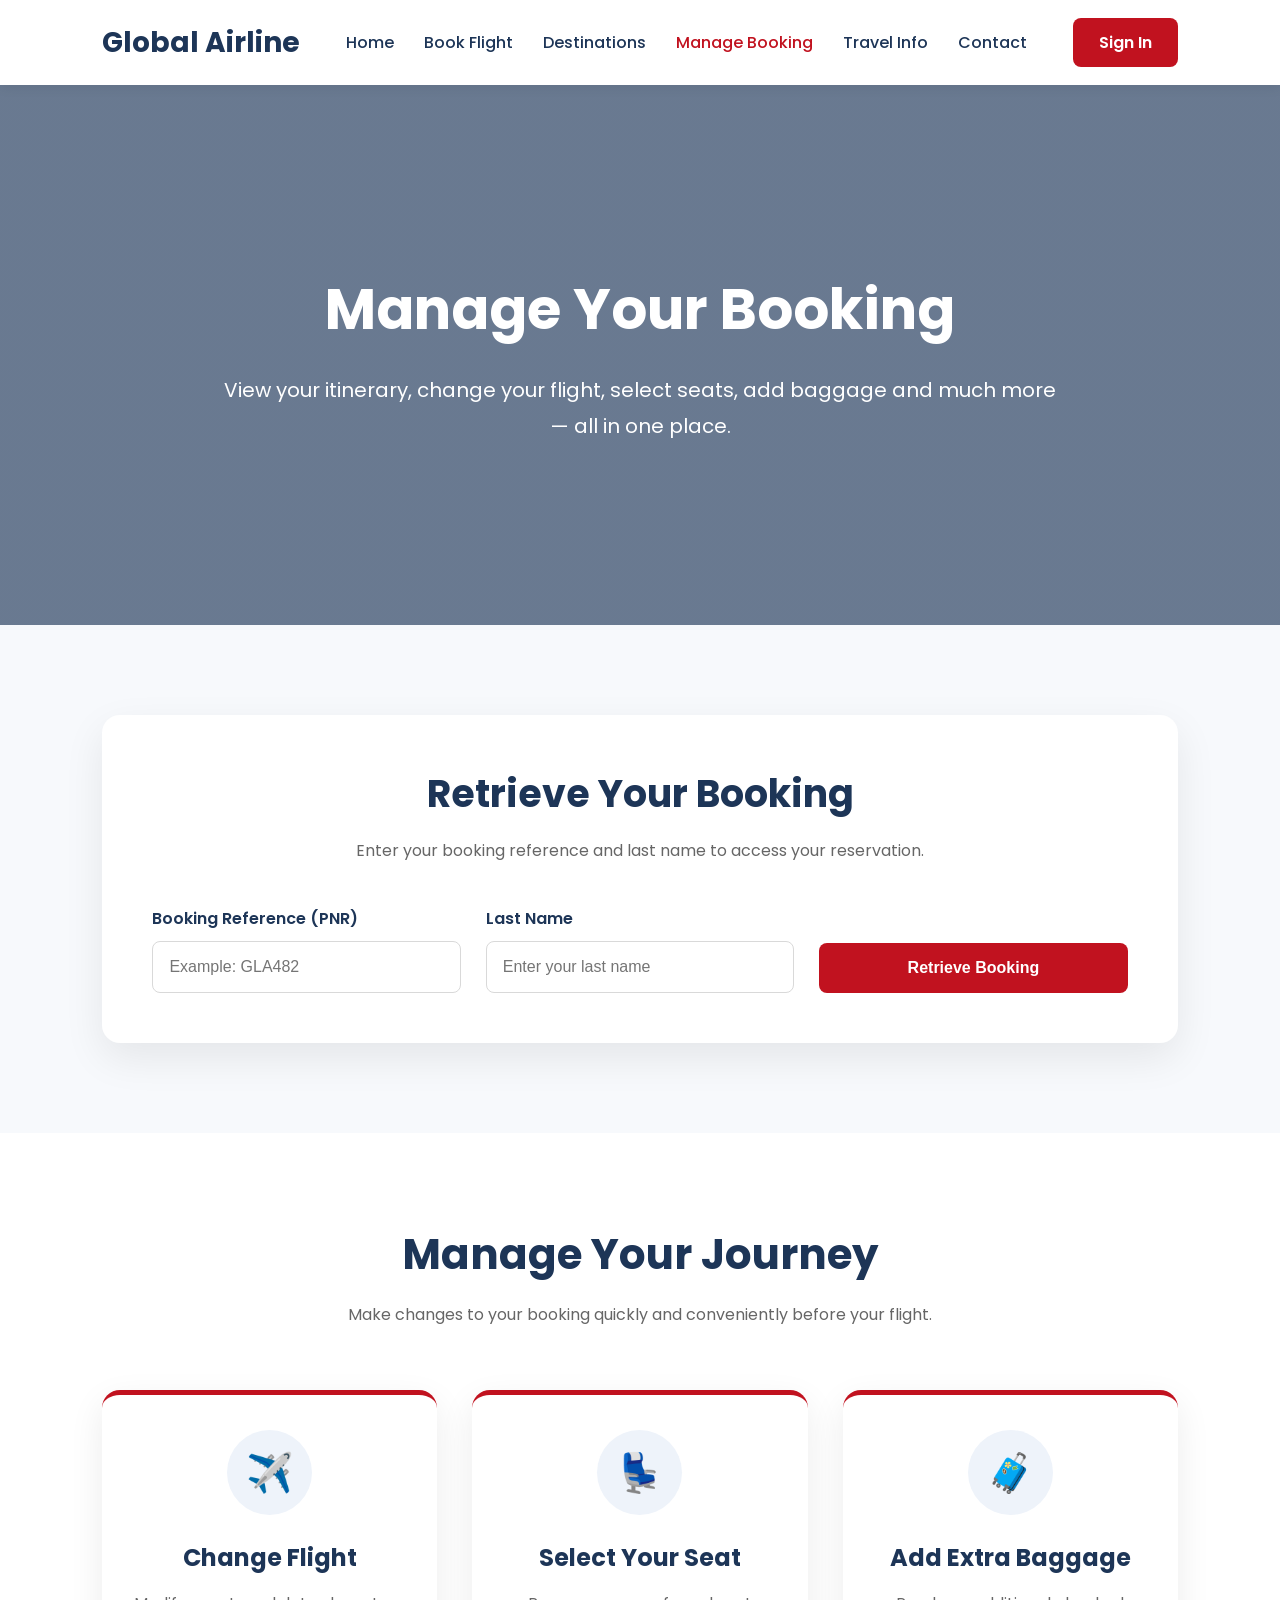
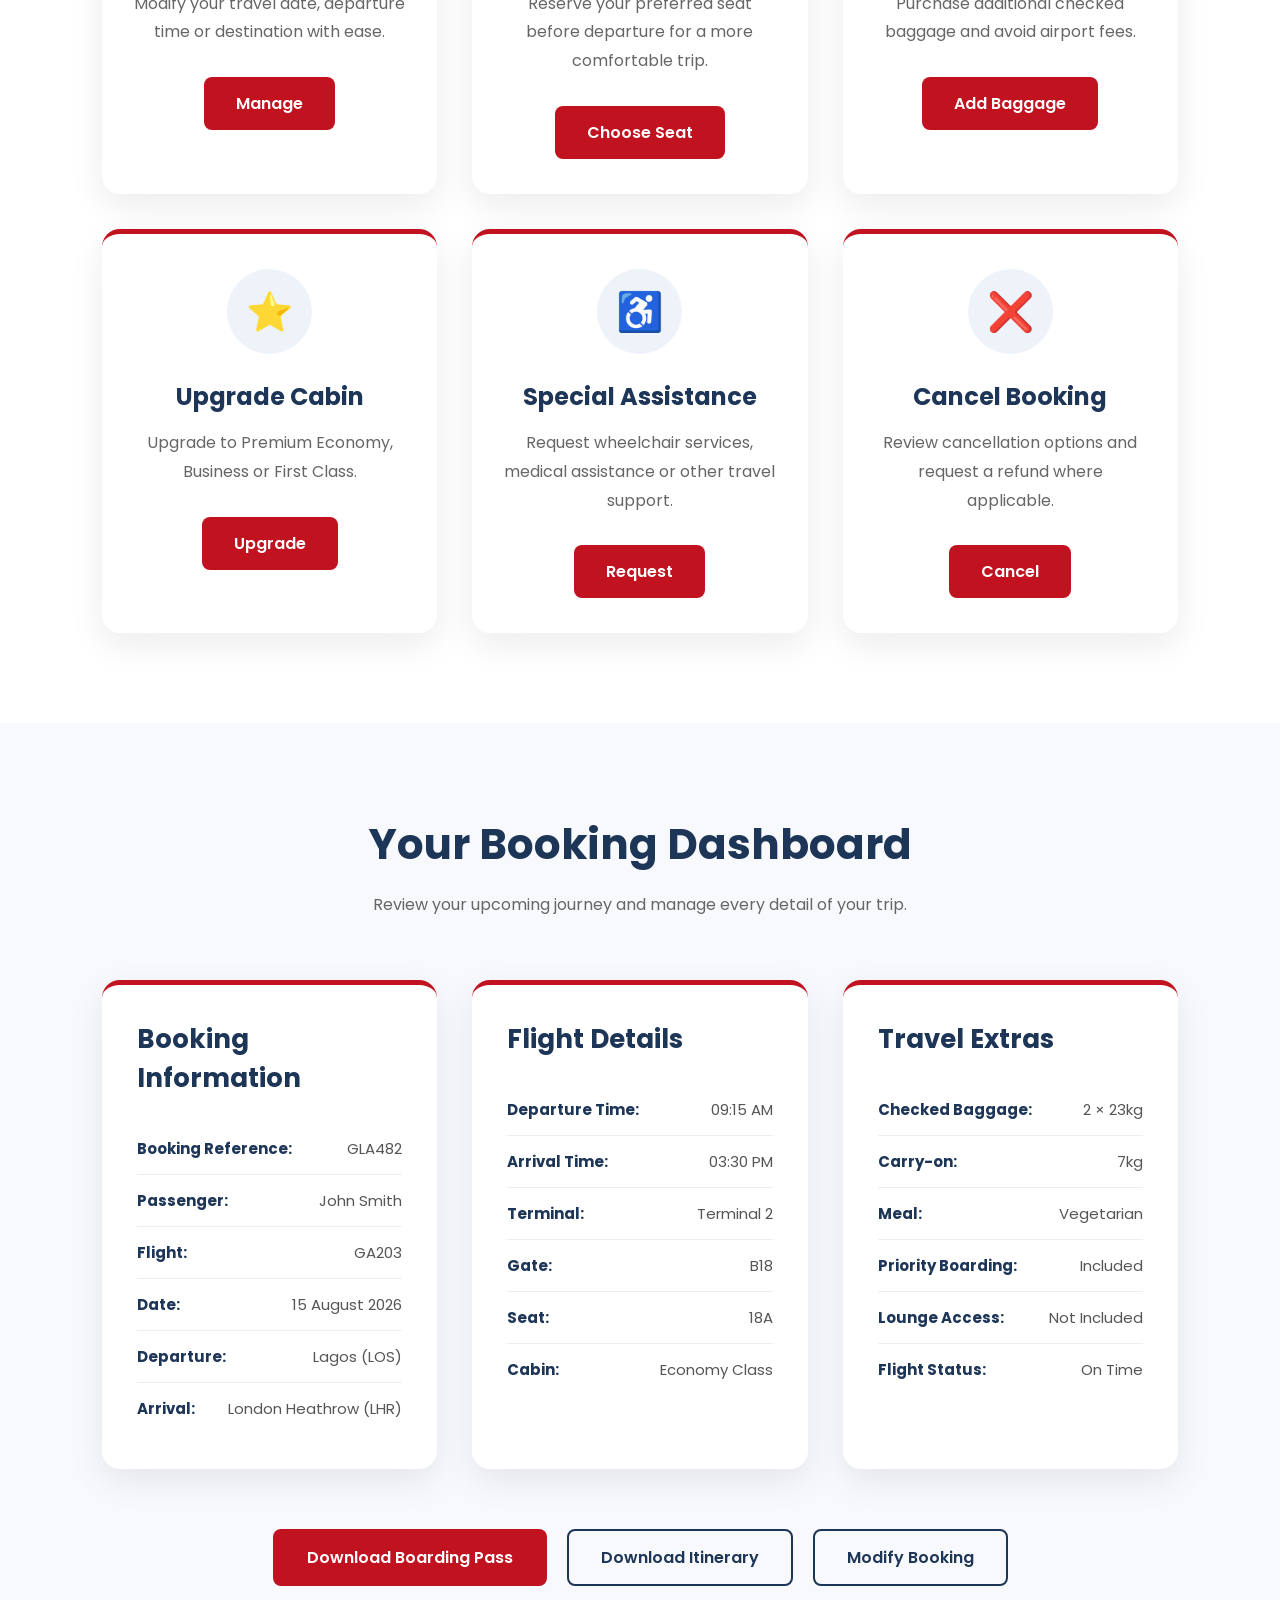
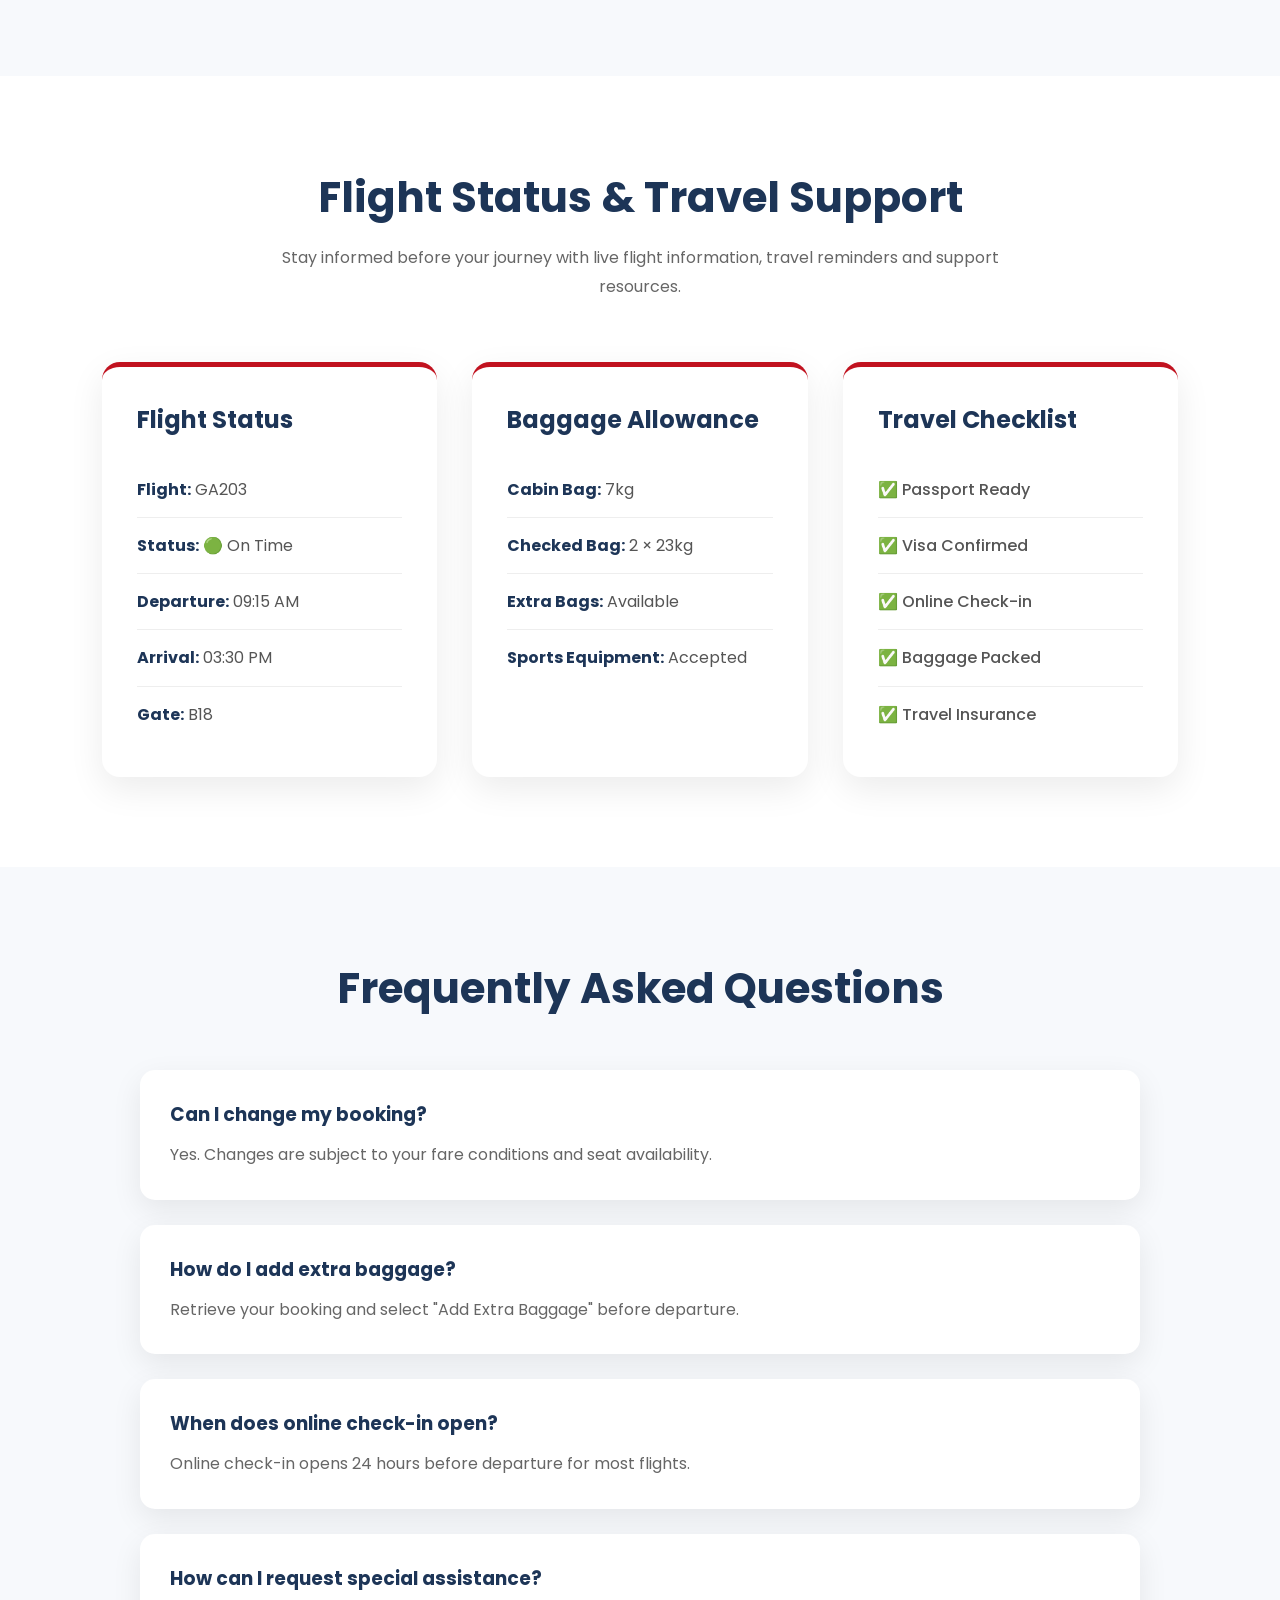
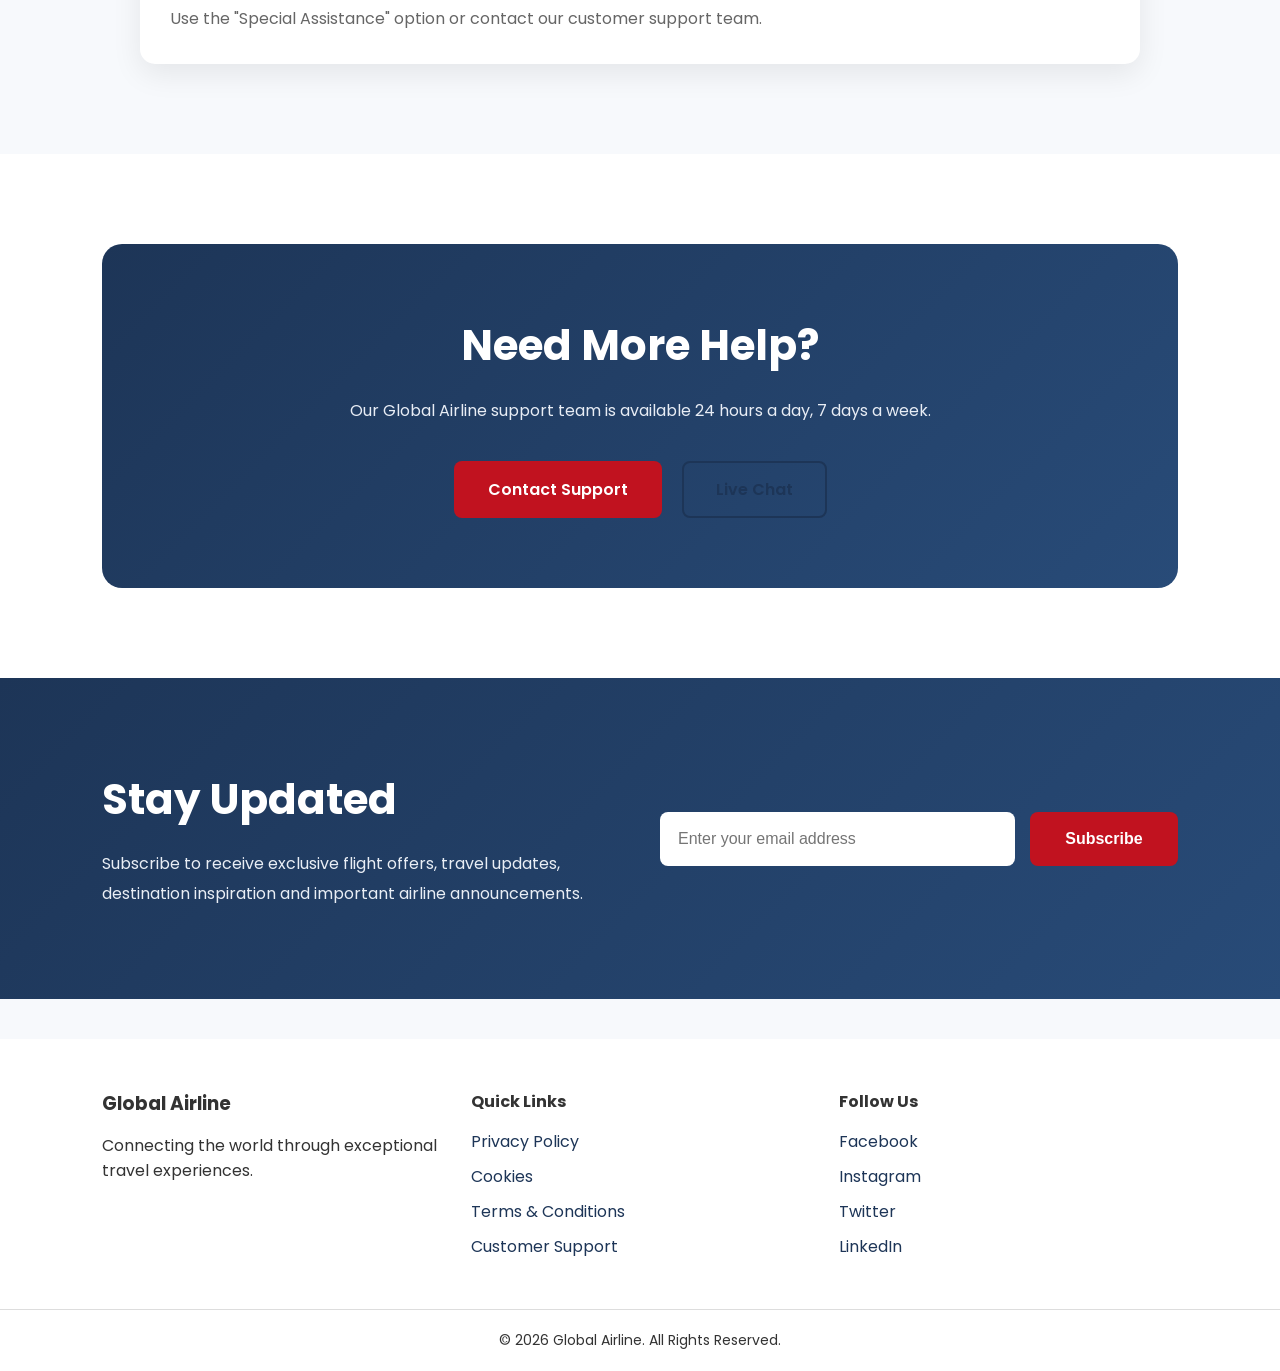
<file: manage-booking.html>
<!DOCTYPE html>
<html lang="en">

<head>

    <!-- ==========================================
         META INFORMATION
    =========================================== -->

    <meta charset="UTF-8">

    <meta name="viewport"
          content="width=device-width, initial-scale=1.0">

    <title>

        Manage Booking | Global Airline

    </title>

    <!-- Main Stylesheet -->

    <link rel="stylesheet"
          href="./Css/manage-booking.css">

    <!-- Google Fonts -->

    <link rel="preconnect"
          href="https://fonts.googleapis.com">

    <link rel="preconnect"
          href="https://fonts.gstatic.com"
          crossorigin>

    <link href="https://fonts.googleapis.com/css2?family=Poppins:wght@300;400;500;600;700&display=swap"
          rel="stylesheet">

</head>

<body>

<!-- ==========================================
     HEADER
========================================== -->

<header>

    <nav class="navbar">

        <!-- Airline Logo -->

        <div class="logo">

            <a href="index.html">

                Global Airline

            </a>

        </div>

        <!-- Navigation Links -->

        <ul class="nav-links">

            <li>

                <a href="index.html">

                    Home

                </a>

            </li>

            <li>

                <a href="book-flight.html">

                    Book Flight

                </a>

            </li>

            <li>

                <a href="destination.html">

                    Destinations

                </a>

            </li>

            <li>

                <a href="manage-booking.html"
                   class="active">

                    Manage Booking

                </a>

            </li>

            <li>

                <a href="travel-info.html">

                    Travel Info

                </a>

            </li>

            <li>

                <a href="contact.html">

                    Contact

                </a>

            </li>

        </ul>

        <!-- Sign In Button -->

        <a href="#"
           class="login-btn">

            Sign In

        </a>

    </nav>

</header>



<!-- ==========================================
     HERO SECTION
========================================== -->

<section class="manage-hero">

    <div class="hero-overlay">

        <div class="hero-content">

            <h1>

                Manage Your Booking

            </h1>

            <p>

                View your itinerary, change your flight,
                select seats, add baggage and much more—
                all in one place.

            </p>

        </div>

    </div>

</section>



<!-- ==========================================
     BOOKING SEARCH SECTION
========================================== -->

<section class="booking-search">

    <div class="search-container">

        <div class="search-heading">

            <h2>

                Retrieve Your Booking

            </h2>

            <p>

                Enter your booking reference and last name
                to access your reservation.

            </p>

        </div>

        <form class="booking-form">

            <!-- Booking Reference -->

            <div class="form-group">

                <label>

                    Booking Reference (PNR)

                </label>

                <input type="text"
                       placeholder="Example: GLA482">

            </div>

            <!-- Last Name -->

            <div class="form-group">

                <label>

                    Last Name

                </label>

                <input type="text"
                       placeholder="Enter your last name">

            </div>

            <!-- Search Button -->

            <div class="form-group">

                <button type="submit">

                    Retrieve Booking

                </button>

            </div>

        </form>

    </div>

</section>

<!-- =====================================================
     QUICK BOOKING ACTIONS
====================================================== -->

<section class="booking-actions">

    <div class="section-heading">

        <h2>

            Manage Your Journey

        </h2>

        <p>

            Make changes to your booking quickly and conveniently before your flight.

        </p>

    </div>

    <div class="actions-grid">

        <!-- Change Flight -->

        <div class="action-card">

            <div class="action-icon">

                ✈️

            </div>

            <h3>

                Change Flight

            </h3>

            <p>

                Modify your travel date, departure time or destination with ease.

            </p>

            <a href="#" class="action-btn">

                Manage

            </a>

        </div>


        <!-- Select Seat -->

        <div class="action-card">

            <div class="action-icon">

                💺

            </div>

            <h3>

                Select Your Seat

            </h3>

            <p>

                Reserve your preferred seat before departure for a more comfortable trip.

            </p>

            <a href="#" class="action-btn">

                Choose Seat

            </a>

        </div>


        <!-- Add Baggage -->

        <div class="action-card">

            <div class="action-icon">

                🧳

            </div>

            <h3>

                Add Extra Baggage

            </h3>

            <p>

                Purchase additional checked baggage and avoid airport fees.

            </p>

            <a href="#" class="action-btn">

                Add Baggage

            </a>

        </div>


        <!-- Upgrade Cabin -->

        <div class="action-card">

            <div class="action-icon">

                ⭐

            </div>

            <h3>

                Upgrade Cabin

            </h3>

            <p>

                Upgrade to Premium Economy, Business or First Class.

            </p>

            <a href="#" class="action-btn">

                Upgrade

            </a>

        </div>


        <!-- Special Assistance -->

        <div class="action-card">

            <div class="action-icon">

                ♿

            </div>

            <h3>

                Special Assistance

            </h3>

            <p>

                Request wheelchair services, medical assistance or other travel support.

            </p>

            <a href="#" class="action-btn">

                Request

            </a>

        </div>


        <!-- Cancel Booking -->

        <div class="action-card">

            <div class="action-icon">

                ❌

            </div>

            <h3>

                Cancel Booking

            </h3>

            <p>

                Review cancellation options and request a refund where applicable.

            </p>

            <a href="#" class="action-btn">

                Cancel

            </a>

        </div>

    </div>

</section>

<!-- Continue with Part 1B -->

<!-- =====================================================
     BOOKING DASHBOARD
====================================================== -->

<section class="booking-dashboard">

    <div class="section-heading">

        <h2>

            Your Booking Dashboard

        </h2>

        <p>

            Review your upcoming journey and manage every detail of your trip.

        </p>

    </div>

    <div class="dashboard-container">

        <!-- Booking Information -->

        <div class="booking-card">

            <h3>

                Booking Information

            </h3>

            <ul>

                <li><strong>Booking Reference:</strong> GLA482</li>

                <li><strong>Passenger:</strong> John Smith</li>

                <li><strong>Flight:</strong> GA203</li>

                <li><strong>Date:</strong> 15 August 2026</li>

                <li><strong>Departure:</strong> Lagos (LOS)</li>

                <li><strong>Arrival:</strong> London Heathrow (LHR)</li>

            </ul>

        </div>

        <!-- Flight Details -->

        <div class="booking-card">

            <h3>

                Flight Details

            </h3>

            <ul>

                <li><strong>Departure Time:</strong> 09:15 AM</li>

                <li><strong>Arrival Time:</strong> 03:30 PM</li>

                <li><strong>Terminal:</strong> Terminal 2</li>

                <li><strong>Gate:</strong> B18</li>

                <li><strong>Seat:</strong> 18A</li>

                <li><strong>Cabin:</strong> Economy Class</li>

            </ul>

        </div>

        <!-- Travel Extras -->

        <div class="booking-card">

            <h3>

                Travel Extras

            </h3>

            <ul>

                <li><strong>Checked Baggage:</strong> 2 × 23kg</li>

                <li><strong>Carry-on:</strong> 7kg</li>

                <li><strong>Meal:</strong> Vegetarian</li>

                <li><strong>Priority Boarding:</strong> Included</li>

                <li><strong>Lounge Access:</strong> Not Included</li>

                <li><strong>Flight Status:</strong> On Time</li>

            </ul>

        </div>

    </div>



    <!-- Dashboard Buttons -->

    <div class="dashboard-buttons">

        <a href="#" class="primary-btn">

            Download Boarding Pass

        </a>

        <a href="#" class="secondary-btn">

            Download Itinerary

        </a>

        <a href="#" class="secondary-btn">

            Modify Booking

        </a>

    </div>

</section>

<!-- =====================================================
     FLIGHT STATUS & TRAVEL SUPPORT
====================================================== -->

<section class="travel-support">

    <div class="section-heading">

        <h2>

            Flight Status & Travel Support

        </h2>

        <p>

            Stay informed before your journey with live flight information, travel reminders and support resources.

        </p>

    </div>

    <div class="support-grid">

        <!-- Flight Status -->

        <div class="support-card">

            <h3>Flight Status</h3>

            <ul>

                <li><strong>Flight:</strong> GA203</li>

                <li><strong>Status:</strong> 🟢 On Time</li>

                <li><strong>Departure:</strong> 09:15 AM</li>

                <li><strong>Arrival:</strong> 03:30 PM</li>

                <li><strong>Gate:</strong> B18</li>

            </ul>

        </div>

        <!-- Baggage -->

        <div class="support-card">

            <h3>Baggage Allowance</h3>

            <ul>

                <li><strong>Cabin Bag:</strong> 7kg</li>

                <li><strong>Checked Bag:</strong> 2 × 23kg</li>

                <li><strong>Extra Bags:</strong> Available</li>

                <li><strong>Sports Equipment:</strong> Accepted</li>

            </ul>

        </div>

        <!-- Travel Checklist -->

        <div class="support-card">

            <h3>Travel Checklist</h3>

            <ul class="checklist">

                <li>✅ Passport Ready</li>

                <li>✅ Visa Confirmed</li>

                <li>✅ Online Check-in</li>

                <li>✅ Baggage Packed</li>

                <li>✅ Travel Insurance</li>

            </ul>

        </div>

    </div>

</section>


<!-- =====================================================
     FREQUENTLY ASKED QUESTIONS
====================================================== -->

<section class="faq">

    <div class="section-heading">

        <h2>

            Frequently Asked Questions

        </h2>

    </div>

    <div class="faq-container">

        <div class="faq-item">

            <h3>Can I change my booking?</h3>

            <p>

                Yes. Changes are subject to your fare conditions and seat availability.

            </p>

        </div>

        <div class="faq-item">

            <h3>How do I add extra baggage?</h3>

            <p>

                Retrieve your booking and select "Add Extra Baggage" before departure.

            </p>

        </div>

        <div class="faq-item">

            <h3>When does online check-in open?</h3>

            <p>

                Online check-in opens 24 hours before departure for most flights.

            </p>

        </div>

        <div class="faq-item">

            <h3>How can I request special assistance?</h3>

            <p>

                Use the "Special Assistance" option or contact our customer support team.

            </p>

        </div>

    </div>

</section>


<!-- =====================================================
     CUSTOMER SUPPORT
====================================================== -->

<section class="customer-support">

    <div class="support-banner">

        <h2>

            Need More Help?

        </h2>

        <p>

            Our Global Airline support team is available 24 hours a day, 7 days a week.

        </p>

        <div class="support-buttons">

            <a href="contact.html" class="primary-btn">

                Contact Support

            </a>

            <a href="#" class="secondary-btn">

                Live Chat

            </a>

        </div>

    </div>

</section>

<!-- =====================================================
     NEWSLETTER SECTION
====================================================== -->

<section class="newsletter">

    <div class="newsletter-container">

        <div class="newsletter-text">

            <h2>

                Stay Updated

            </h2>

            <p>

                Subscribe to receive exclusive flight offers,
                travel updates, destination inspiration and
                important airline announcements.

            </p>

        </div>

        <form class="newsletter-form">

            <input
                type="email"
                placeholder="Enter your email address"
                required>

            <button type="submit">

                Subscribe

            </button>

        </form>

    </div>

</section>


<!-- =====================================================
     FOOTER
====================================================== -->

 <footer>

        <div class="footer-container">

            <!-- Footer Brand -->
            <div class="footer-brand">
                <h3>Global Airline</h3>
                <p>
                    Connecting the world through exceptional travel experiences.
                </p>
            </div>

            <!-- Footer Links -->
            <div class="footer-links">

                <h4>Quick Links</h4>

                <a href="#">Privacy Policy</a>
                <a href="#">Cookies</a>
                <a href="#">Terms & Conditions</a>
                <a href="#">Customer Support</a>

            </div>

            <!-- Social Media -->
            <div class="social-media">

                <h4>Follow Us</h4>

                <a href="#">Facebook</a>
                <a href="#">Instagram</a>
                <a href="#">Twitter</a>
                <a href="#">LinkedIn</a>

            </div>

        </div>

        <!-- Copyright -->
        <div class="footer-bottom">
            <p>© 2026 Global Airline. All Rights Reserved.</p>
        </div>

    </footer>
</body>

</html>
</file>
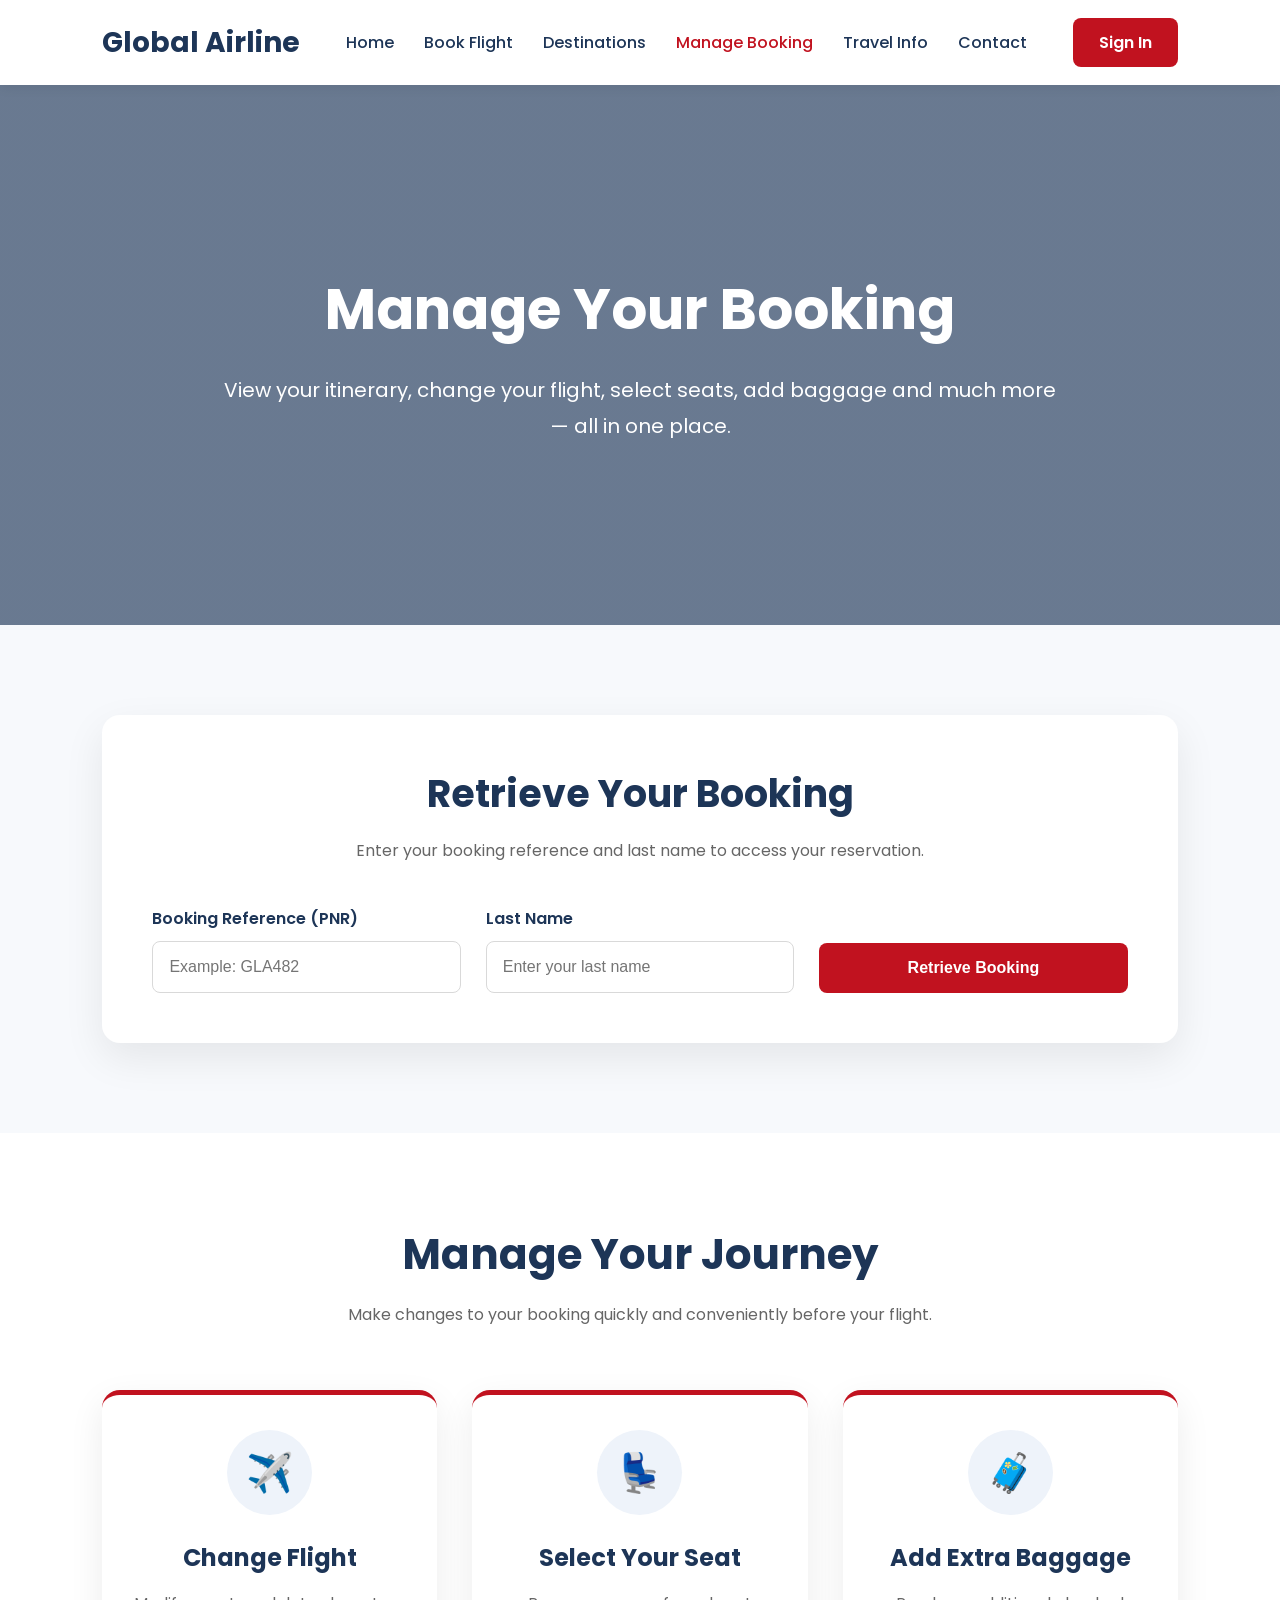
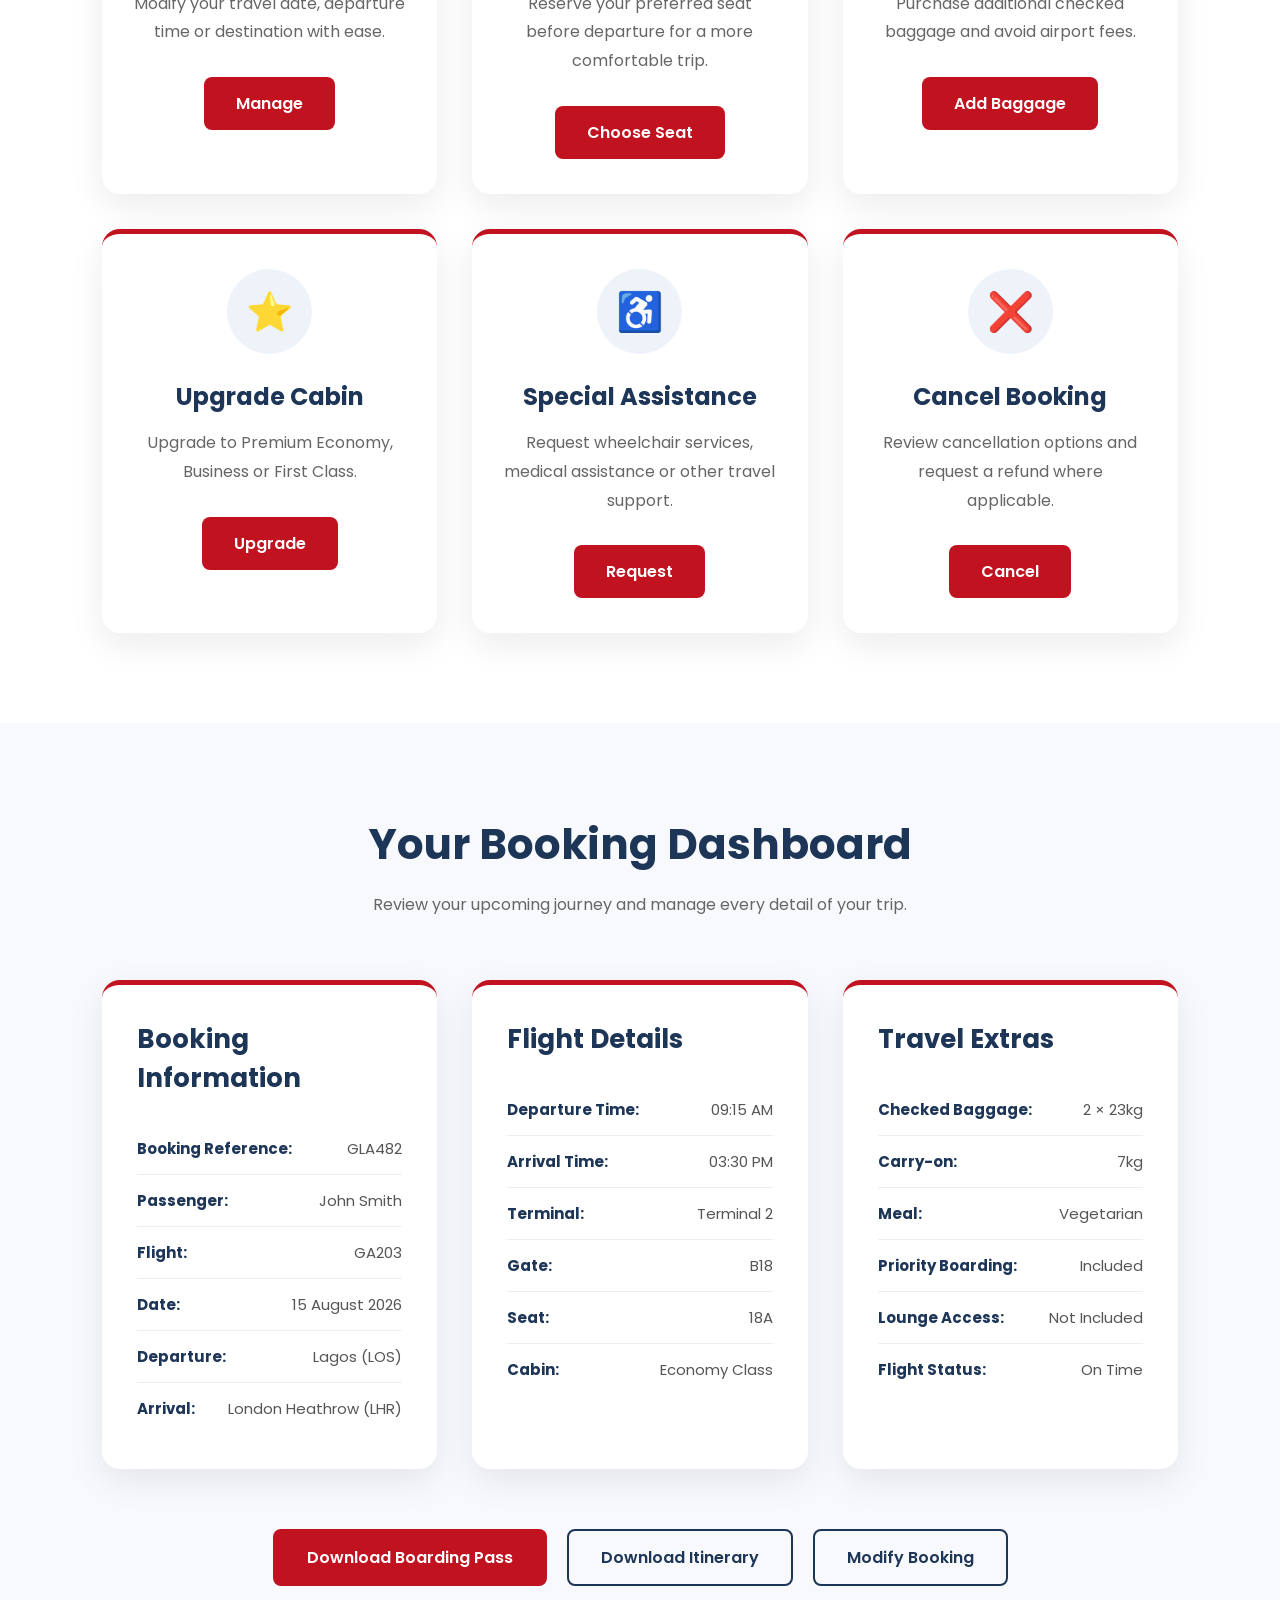
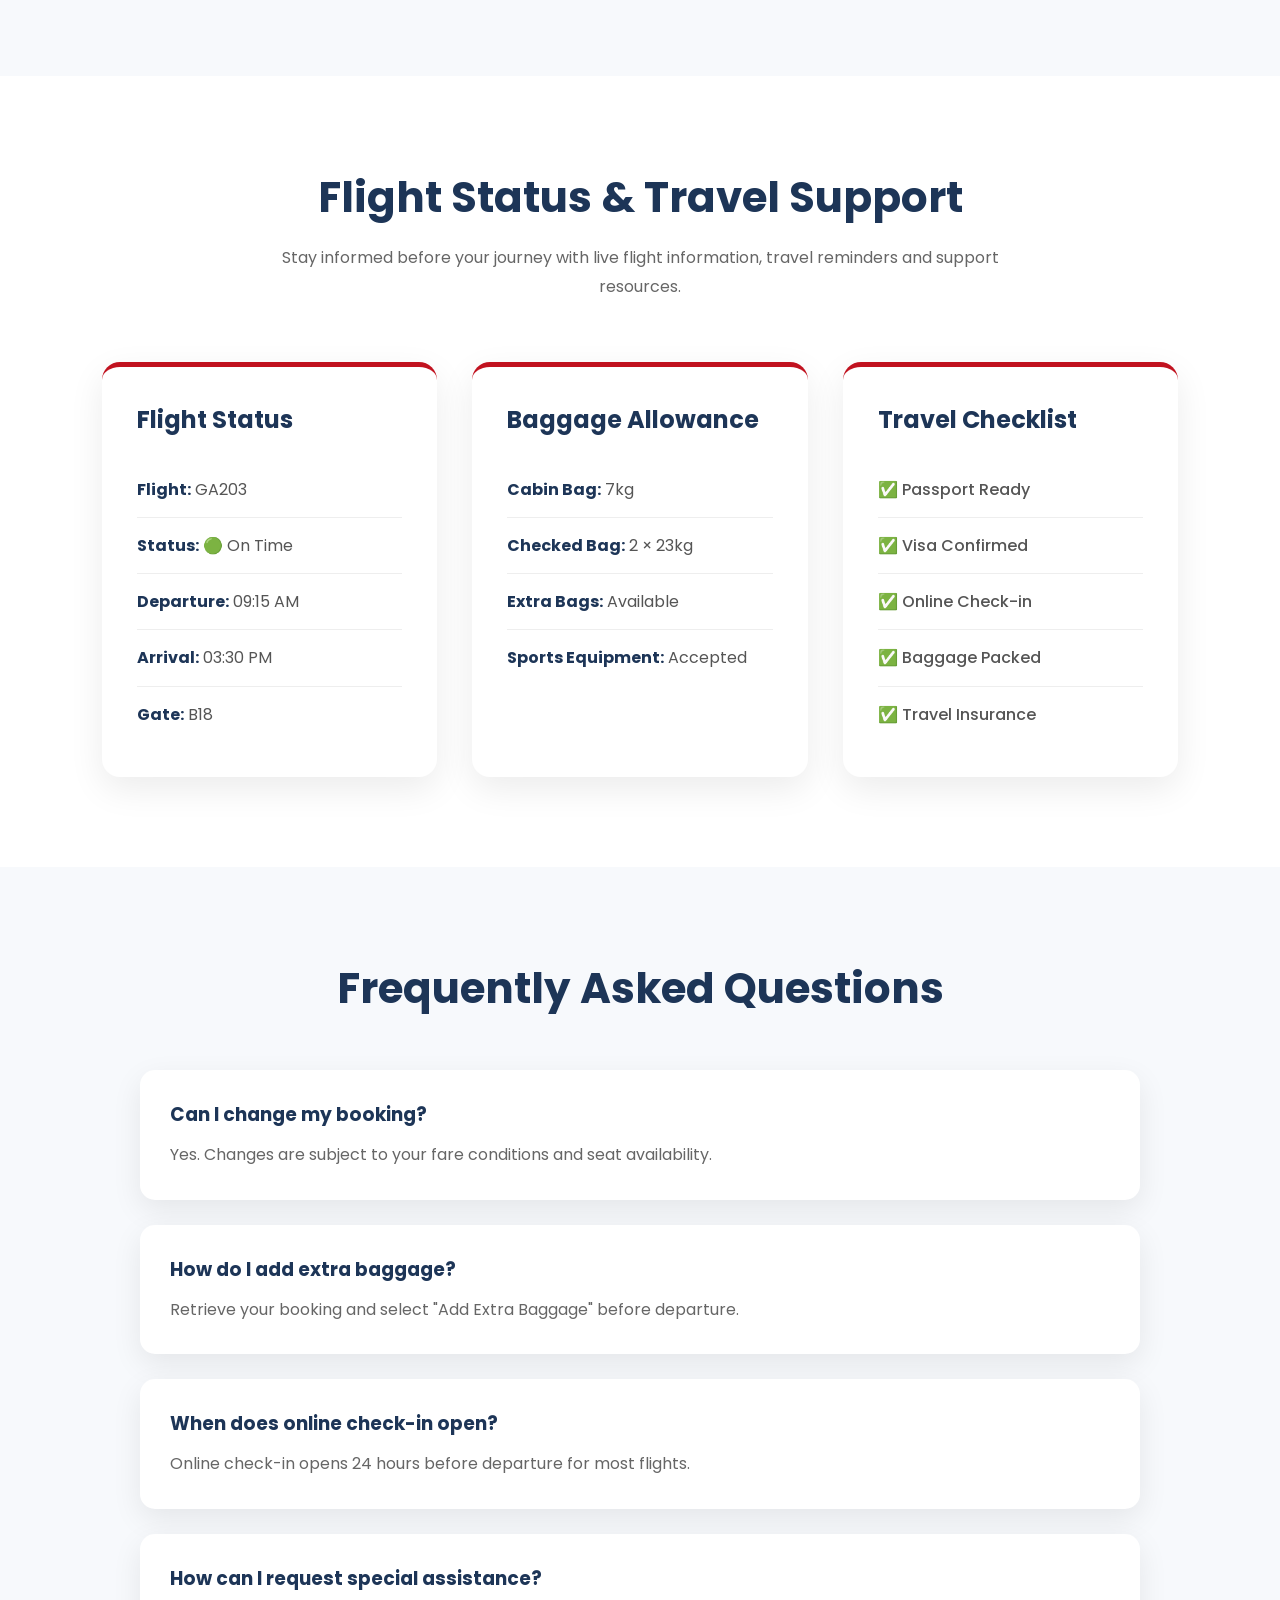
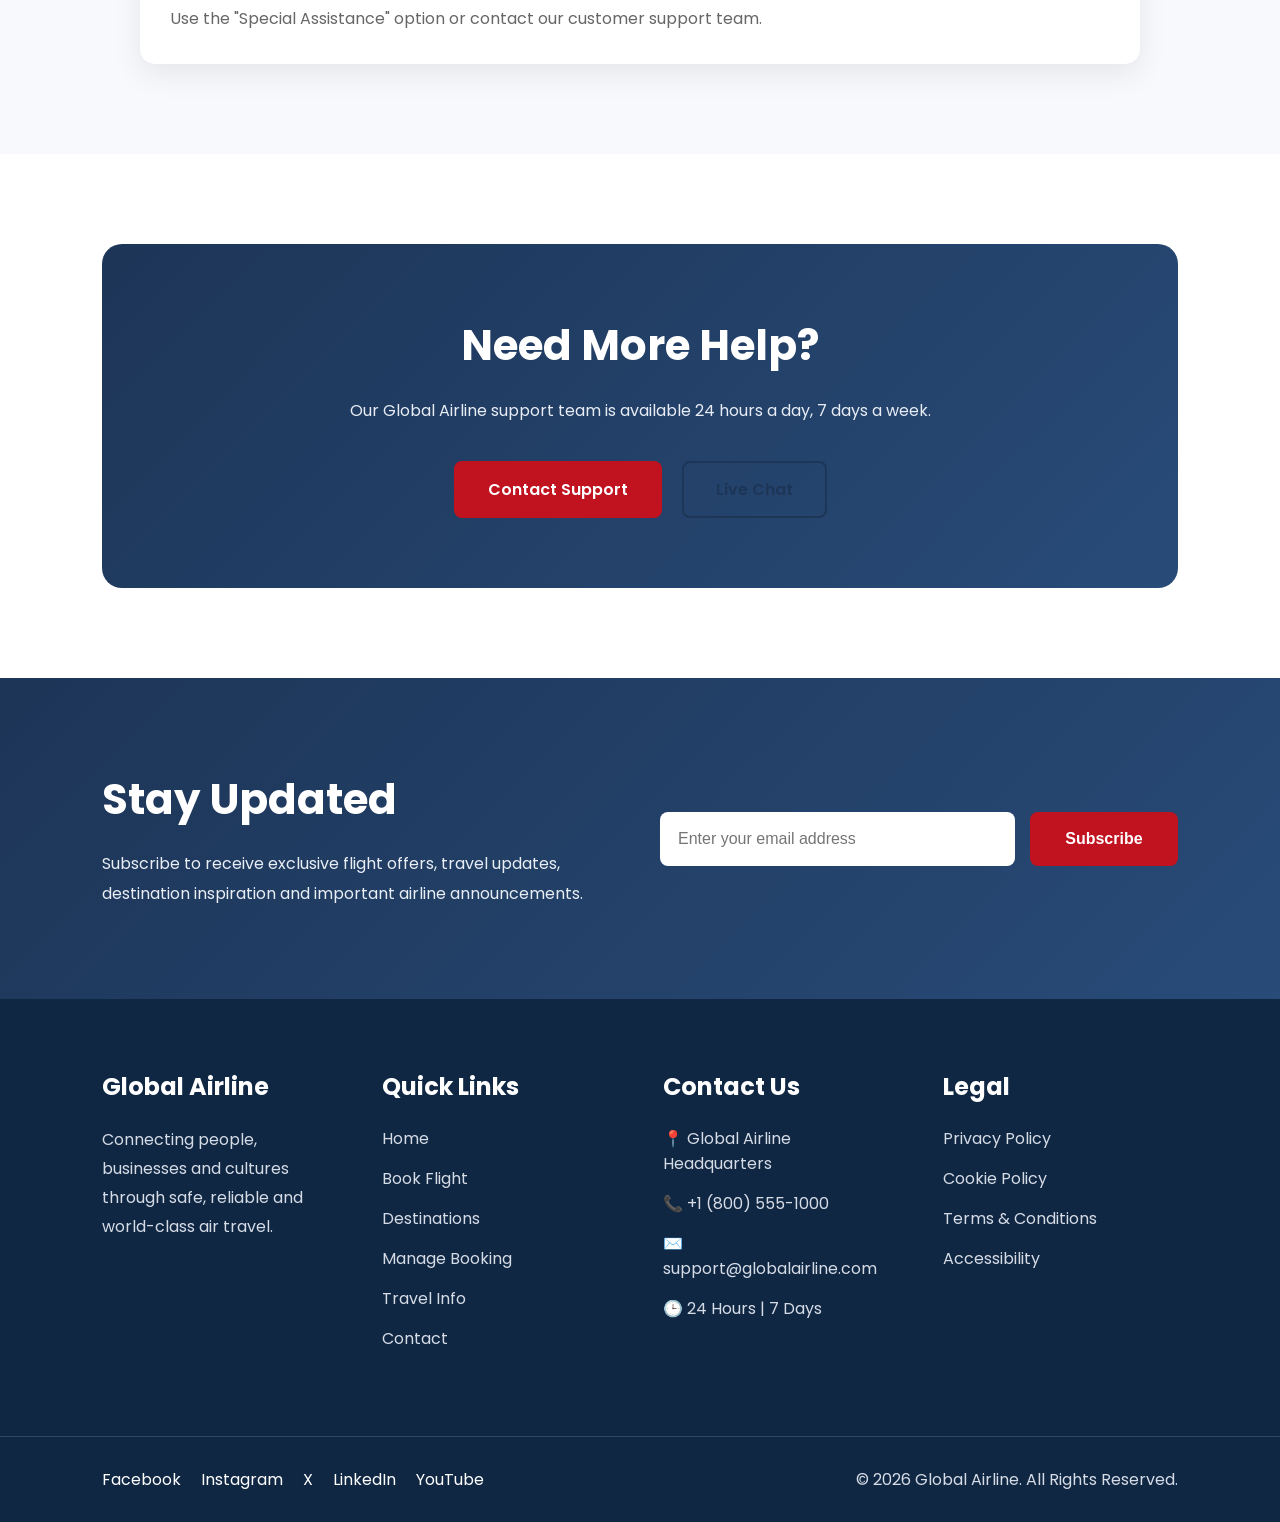
<file: manage-bookings.html>
<!DOCTYPE html>
<html lang="en">

<head>

    <!-- ==========================================
         META INFORMATION
    =========================================== -->

    <meta charset="UTF-8">

    <meta name="viewport"
          content="width=device-width, initial-scale=1.0">

    <title>

        Manage Booking | Global Airline

    </title>

    <!-- Main Stylesheet -->

    <link rel="stylesheet"
          href="./Css/manage-bookings.css">

    <!-- Google Fonts -->

    <link rel="preconnect"
          href="https://fonts.googleapis.com">

    <link rel="preconnect"
          href="https://fonts.gstatic.com"
          crossorigin>

    <link href="https://fonts.googleapis.com/css2?family=Poppins:wght@300;400;500;600;700&display=swap"
          rel="stylesheet">

</head>

<body>

<!-- ==========================================
     HEADER
========================================== -->

<header>

    <nav class="navbar">

        <!-- Airline Logo -->

        <div class="logo">

            <a href="index.html">

                Global Airline

            </a>

        </div>

        <!-- Navigation Links -->

        <ul class="nav-links">

            <li>

                <a href="index.html">

                    Home

                </a>

            </li>

            <li>

                <a href="book-flight.html">

                    Book Flight

                </a>

            </li>

            <li>

                <a href="destinations.html">

                    Destinations

                </a>

            </li>

            <li>

                <a href="manage-booking.html"
                   class="active">

                    Manage Booking

                </a>

            </li>

            <li>

                <a href="travel-info.html">

                    Travel Info

                </a>

            </li>

            <li>

                <a href="contact.html">

                    Contact

                </a>

            </li>

        </ul>

        <!-- Sign In Button -->

        <a href="#"
           class="login-btn">

            Sign In

        </a>

    </nav>

</header>



<!-- ==========================================
     HERO SECTION
========================================== -->

<section class="manage-hero">

    <div class="hero-overlay">

        <div class="hero-content">

            <h1>

                Manage Your Booking

            </h1>

            <p>

                View your itinerary, change your flight,
                select seats, add baggage and much more—
                all in one place.

            </p>

        </div>

    </div>

</section>



<!-- ==========================================
     BOOKING SEARCH SECTION
========================================== -->

<section class="booking-search">

    <div class="search-container">

        <div class="search-heading">

            <h2>

                Retrieve Your Booking

            </h2>

            <p>

                Enter your booking reference and last name
                to access your reservation.

            </p>

        </div>

        <form class="booking-form">

            <!-- Booking Reference -->

            <div class="form-group">

                <label>

                    Booking Reference (PNR)

                </label>

                <input type="text"
                       placeholder="Example: GLA482">

            </div>

            <!-- Last Name -->

            <div class="form-group">

                <label>

                    Last Name

                </label>

                <input type="text"
                       placeholder="Enter your last name">

            </div>

            <!-- Search Button -->

            <div class="form-group">

                <button type="submit">

                    Retrieve Booking

                </button>

            </div>

        </form>

    </div>

</section>

<!-- =====================================================
     QUICK BOOKING ACTIONS
====================================================== -->

<section class="booking-actions">

    <div class="section-heading">

        <h2>

            Manage Your Journey

        </h2>

        <p>

            Make changes to your booking quickly and conveniently before your flight.

        </p>

    </div>

    <div class="actions-grid">

        <!-- Change Flight -->

        <div class="action-card">

            <div class="action-icon">

                ✈️

            </div>

            <h3>

                Change Flight

            </h3>

            <p>

                Modify your travel date, departure time or destination with ease.

            </p>

            <a href="#" class="action-btn">

                Manage

            </a>

        </div>


        <!-- Select Seat -->

        <div class="action-card">

            <div class="action-icon">

                💺

            </div>

            <h3>

                Select Your Seat

            </h3>

            <p>

                Reserve your preferred seat before departure for a more comfortable trip.

            </p>

            <a href="#" class="action-btn">

                Choose Seat

            </a>

        </div>


        <!-- Add Baggage -->

        <div class="action-card">

            <div class="action-icon">

                🧳

            </div>

            <h3>

                Add Extra Baggage

            </h3>

            <p>

                Purchase additional checked baggage and avoid airport fees.

            </p>

            <a href="#" class="action-btn">

                Add Baggage

            </a>

        </div>


        <!-- Upgrade Cabin -->

        <div class="action-card">

            <div class="action-icon">

                ⭐

            </div>

            <h3>

                Upgrade Cabin

            </h3>

            <p>

                Upgrade to Premium Economy, Business or First Class.

            </p>

            <a href="#" class="action-btn">

                Upgrade

            </a>

        </div>


        <!-- Special Assistance -->

        <div class="action-card">

            <div class="action-icon">

                ♿

            </div>

            <h3>

                Special Assistance

            </h3>

            <p>

                Request wheelchair services, medical assistance or other travel support.

            </p>

            <a href="#" class="action-btn">

                Request

            </a>

        </div>


        <!-- Cancel Booking -->

        <div class="action-card">

            <div class="action-icon">

                ❌

            </div>

            <h3>

                Cancel Booking

            </h3>

            <p>

                Review cancellation options and request a refund where applicable.

            </p>

            <a href="#" class="action-btn">

                Cancel

            </a>

        </div>

    </div>

</section>

<!-- Continue with Part 1B -->

<!-- =====================================================
     BOOKING DASHBOARD
====================================================== -->

<section class="booking-dashboard">

    <div class="section-heading">

        <h2>

            Your Booking Dashboard

        </h2>

        <p>

            Review your upcoming journey and manage every detail of your trip.

        </p>

    </div>

    <div class="dashboard-container">

        <!-- Booking Information -->

        <div class="booking-card">

            <h3>

                Booking Information

            </h3>

            <ul>

                <li><strong>Booking Reference:</strong> GLA482</li>

                <li><strong>Passenger:</strong> John Smith</li>

                <li><strong>Flight:</strong> GA203</li>

                <li><strong>Date:</strong> 15 August 2026</li>

                <li><strong>Departure:</strong> Lagos (LOS)</li>

                <li><strong>Arrival:</strong> London Heathrow (LHR)</li>

            </ul>

        </div>

        <!-- Flight Details -->

        <div class="booking-card">

            <h3>

                Flight Details

            </h3>

            <ul>

                <li><strong>Departure Time:</strong> 09:15 AM</li>

                <li><strong>Arrival Time:</strong> 03:30 PM</li>

                <li><strong>Terminal:</strong> Terminal 2</li>

                <li><strong>Gate:</strong> B18</li>

                <li><strong>Seat:</strong> 18A</li>

                <li><strong>Cabin:</strong> Economy Class</li>

            </ul>

        </div>

        <!-- Travel Extras -->

        <div class="booking-card">

            <h3>

                Travel Extras

            </h3>

            <ul>

                <li><strong>Checked Baggage:</strong> 2 × 23kg</li>

                <li><strong>Carry-on:</strong> 7kg</li>

                <li><strong>Meal:</strong> Vegetarian</li>

                <li><strong>Priority Boarding:</strong> Included</li>

                <li><strong>Lounge Access:</strong> Not Included</li>

                <li><strong>Flight Status:</strong> On Time</li>

            </ul>

        </div>

    </div>



    <!-- Dashboard Buttons -->

    <div class="dashboard-buttons">

        <a href="#" class="primary-btn">

            Download Boarding Pass

        </a>

        <a href="#" class="secondary-btn">

            Download Itinerary

        </a>

        <a href="#" class="secondary-btn">

            Modify Booking

        </a>

    </div>

</section>

<!-- =====================================================
     FLIGHT STATUS & TRAVEL SUPPORT
====================================================== -->

<section class="travel-support">

    <div class="section-heading">

        <h2>

            Flight Status & Travel Support

        </h2>

        <p>

            Stay informed before your journey with live flight information, travel reminders and support resources.

        </p>

    </div>

    <div class="support-grid">

        <!-- Flight Status -->

        <div class="support-card">

            <h3>Flight Status</h3>

            <ul>

                <li><strong>Flight:</strong> GA203</li>

                <li><strong>Status:</strong> 🟢 On Time</li>

                <li><strong>Departure:</strong> 09:15 AM</li>

                <li><strong>Arrival:</strong> 03:30 PM</li>

                <li><strong>Gate:</strong> B18</li>

            </ul>

        </div>

        <!-- Baggage -->

        <div class="support-card">

            <h3>Baggage Allowance</h3>

            <ul>

                <li><strong>Cabin Bag:</strong> 7kg</li>

                <li><strong>Checked Bag:</strong> 2 × 23kg</li>

                <li><strong>Extra Bags:</strong> Available</li>

                <li><strong>Sports Equipment:</strong> Accepted</li>

            </ul>

        </div>

        <!-- Travel Checklist -->

        <div class="support-card">

            <h3>Travel Checklist</h3>

            <ul class="checklist">

                <li>✅ Passport Ready</li>

                <li>✅ Visa Confirmed</li>

                <li>✅ Online Check-in</li>

                <li>✅ Baggage Packed</li>

                <li>✅ Travel Insurance</li>

            </ul>

        </div>

    </div>

</section>


<!-- =====================================================
     FREQUENTLY ASKED QUESTIONS
====================================================== -->

<section class="faq">

    <div class="section-heading">

        <h2>

            Frequently Asked Questions

        </h2>

    </div>

    <div class="faq-container">

        <div class="faq-item">

            <h3>Can I change my booking?</h3>

            <p>

                Yes. Changes are subject to your fare conditions and seat availability.

            </p>

        </div>

        <div class="faq-item">

            <h3>How do I add extra baggage?</h3>

            <p>

                Retrieve your booking and select "Add Extra Baggage" before departure.

            </p>

        </div>

        <div class="faq-item">

            <h3>When does online check-in open?</h3>

            <p>

                Online check-in opens 24 hours before departure for most flights.

            </p>

        </div>

        <div class="faq-item">

            <h3>How can I request special assistance?</h3>

            <p>

                Use the "Special Assistance" option or contact our customer support team.

            </p>

        </div>

    </div>

</section>


<!-- =====================================================
     CUSTOMER SUPPORT
====================================================== -->

<section class="customer-support">

    <div class="support-banner">

        <h2>

            Need More Help?

        </h2>

        <p>

            Our Global Airline support team is available 24 hours a day, 7 days a week.

        </p>

        <div class="support-buttons">

            <a href="contact.html" class="primary-btn">

                Contact Support

            </a>

            <a href="#" class="secondary-btn">

                Live Chat

            </a>

        </div>

    </div>

</section>

<!-- =====================================================
     NEWSLETTER SECTION
====================================================== -->

<section class="newsletter">

    <div class="newsletter-container">

        <div class="newsletter-text">

            <h2>

                Stay Updated

            </h2>

            <p>

                Subscribe to receive exclusive flight offers,
                travel updates, destination inspiration and
                important airline announcements.

            </p>

        </div>

        <form class="newsletter-form">

            <input
                type="email"
                placeholder="Enter your email address"
                required>

            <button type="submit">

                Subscribe

            </button>

        </form>

    </div>

</section>


<!-- =====================================================
     FOOTER
====================================================== -->

<footer>

    <div class="footer-container">

        <!-- Company -->

        <div class="footer-column">

            <h3>

                Global Airline

            </h3>

            <p>

                Connecting people, businesses and cultures
                through safe, reliable and world-class air travel.

            </p>

        </div>

        <!-- Quick Links -->

        <div class="footer-column">

            <h3>

                Quick Links

            </h3>

            <ul>

                <li><a href="index.html">Home</a></li>

                <li><a href="book-flight.html">Book Flight</a></li>

                <li><a href="destinations.html">Destinations</a></li>

                <li><a href="manage-booking.html">Manage Booking</a></li>

                <li><a href="travel-info.html">Travel Info</a></li>

                <li><a href="contact.html">Contact</a></li>

            </ul>

        </div>

        <!-- Contact -->

        <div class="footer-column">

            <h3>

                Contact Us

            </h3>

            <ul>

                <li>📍 Global Airline Headquarters</li>

                <li>📞 +1 (800) 555-1000</li>

                <li>✉️ support@globalairline.com</li>

                <li>🕒 24 Hours | 7 Days</li>

            </ul>

        </div>

        <!-- Legal -->

        <div class="footer-column">

            <h3>

                Legal

            </h3>

            <ul>

                <li><a href="#">Privacy Policy</a></li>

                <li><a href="#">Cookie Policy</a></li>

                <li><a href="#">Terms & Conditions</a></li>

                <li><a href="#">Accessibility</a></li>

            </ul>

        </div>

    </div>

    <hr>

    <div class="footer-bottom">

        <div class="social-links">

            <a href="#">Facebook</a>

            <a href="#">Instagram</a>

            <a href="#">X</a>

            <a href="#">LinkedIn</a>

            <a href="#">YouTube</a>

        </div>

        <p>

            © 2026 Global Airline. All Rights Reserved.

        </p>

    </div>

</footer>

</body>

</html>
</file>
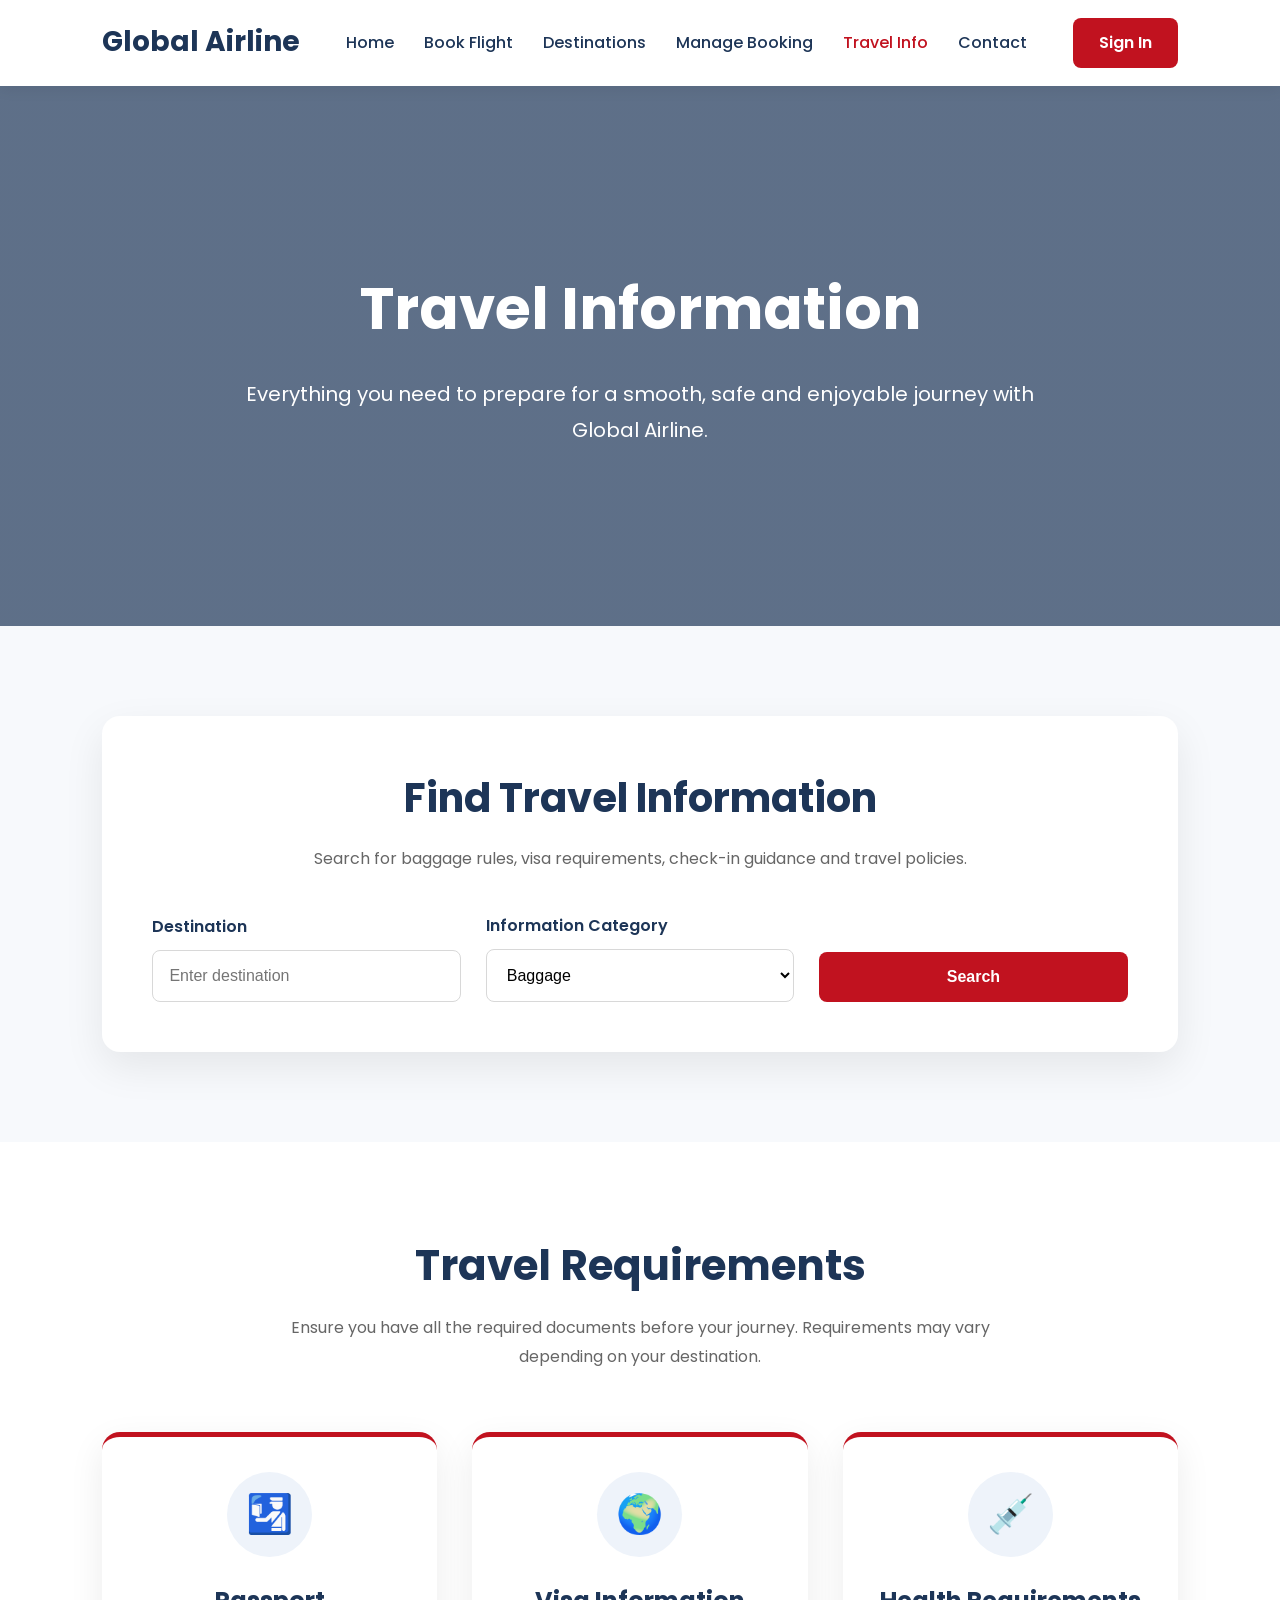
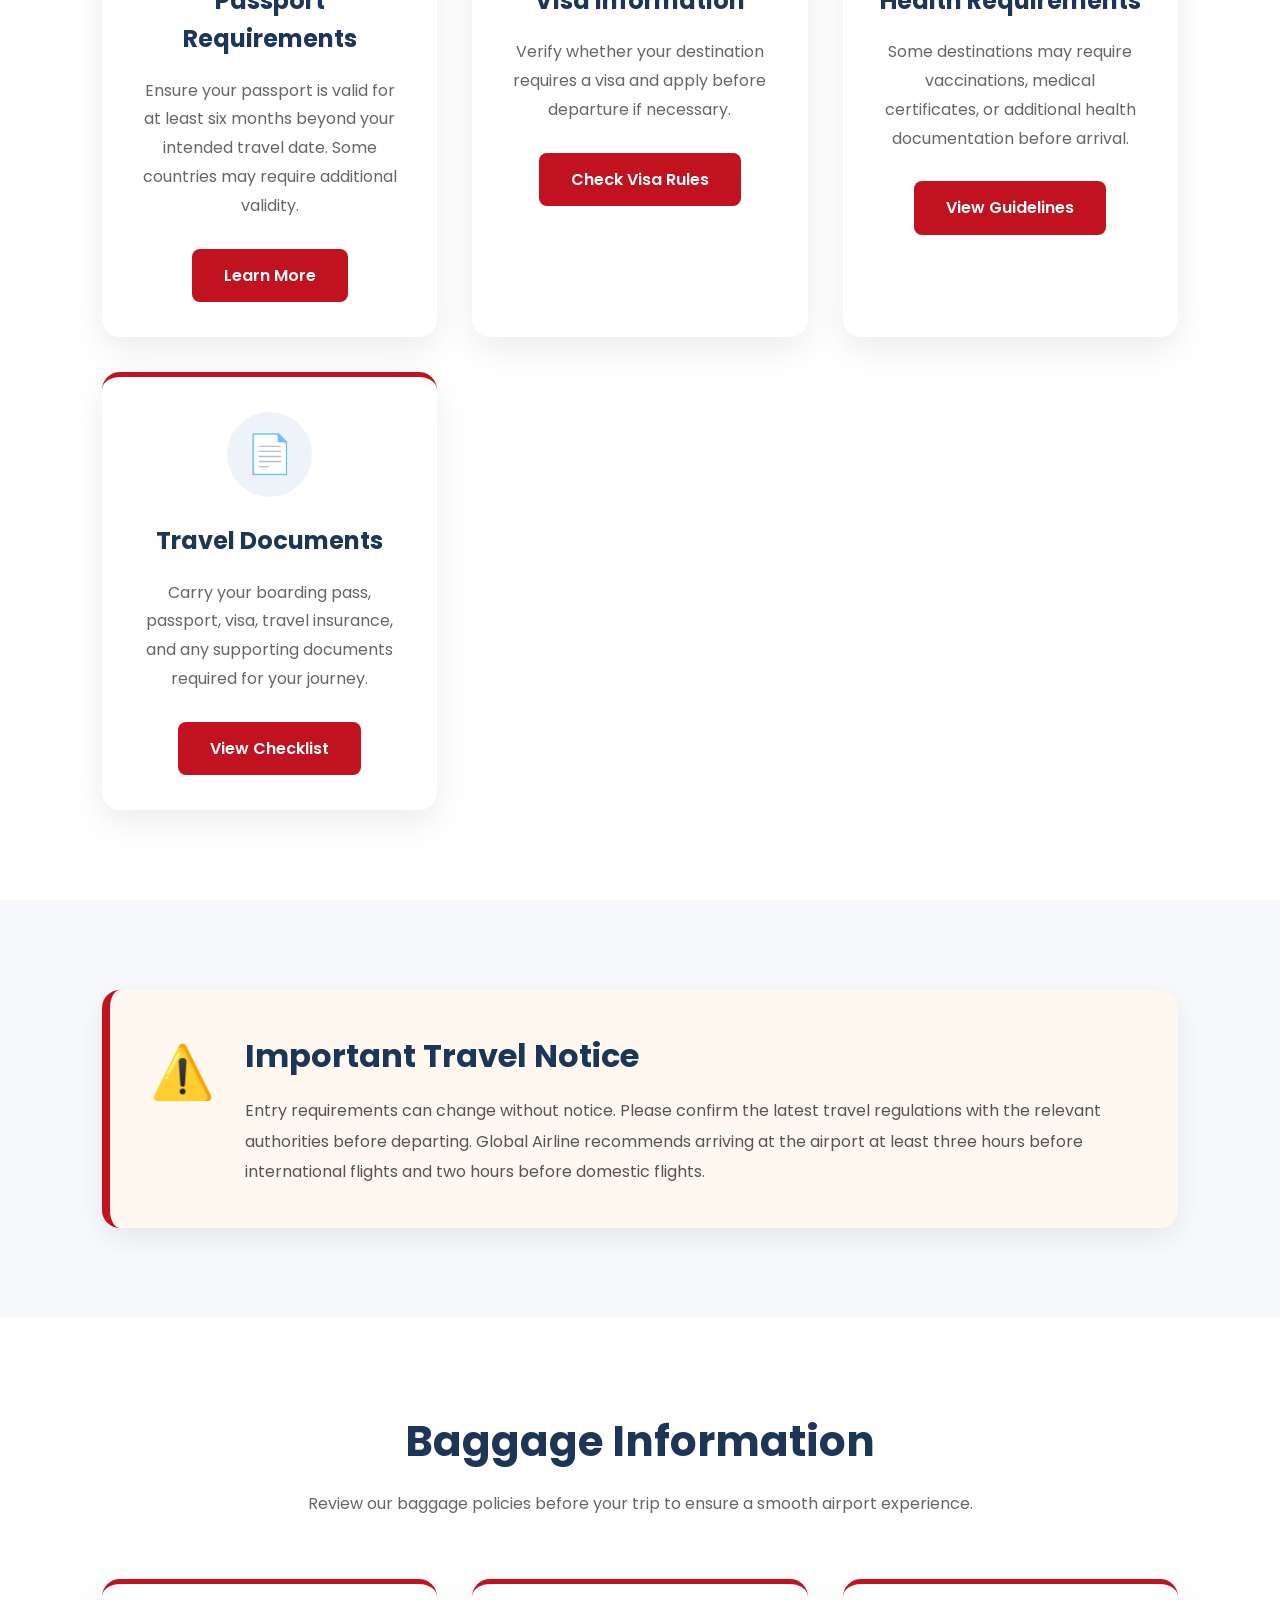
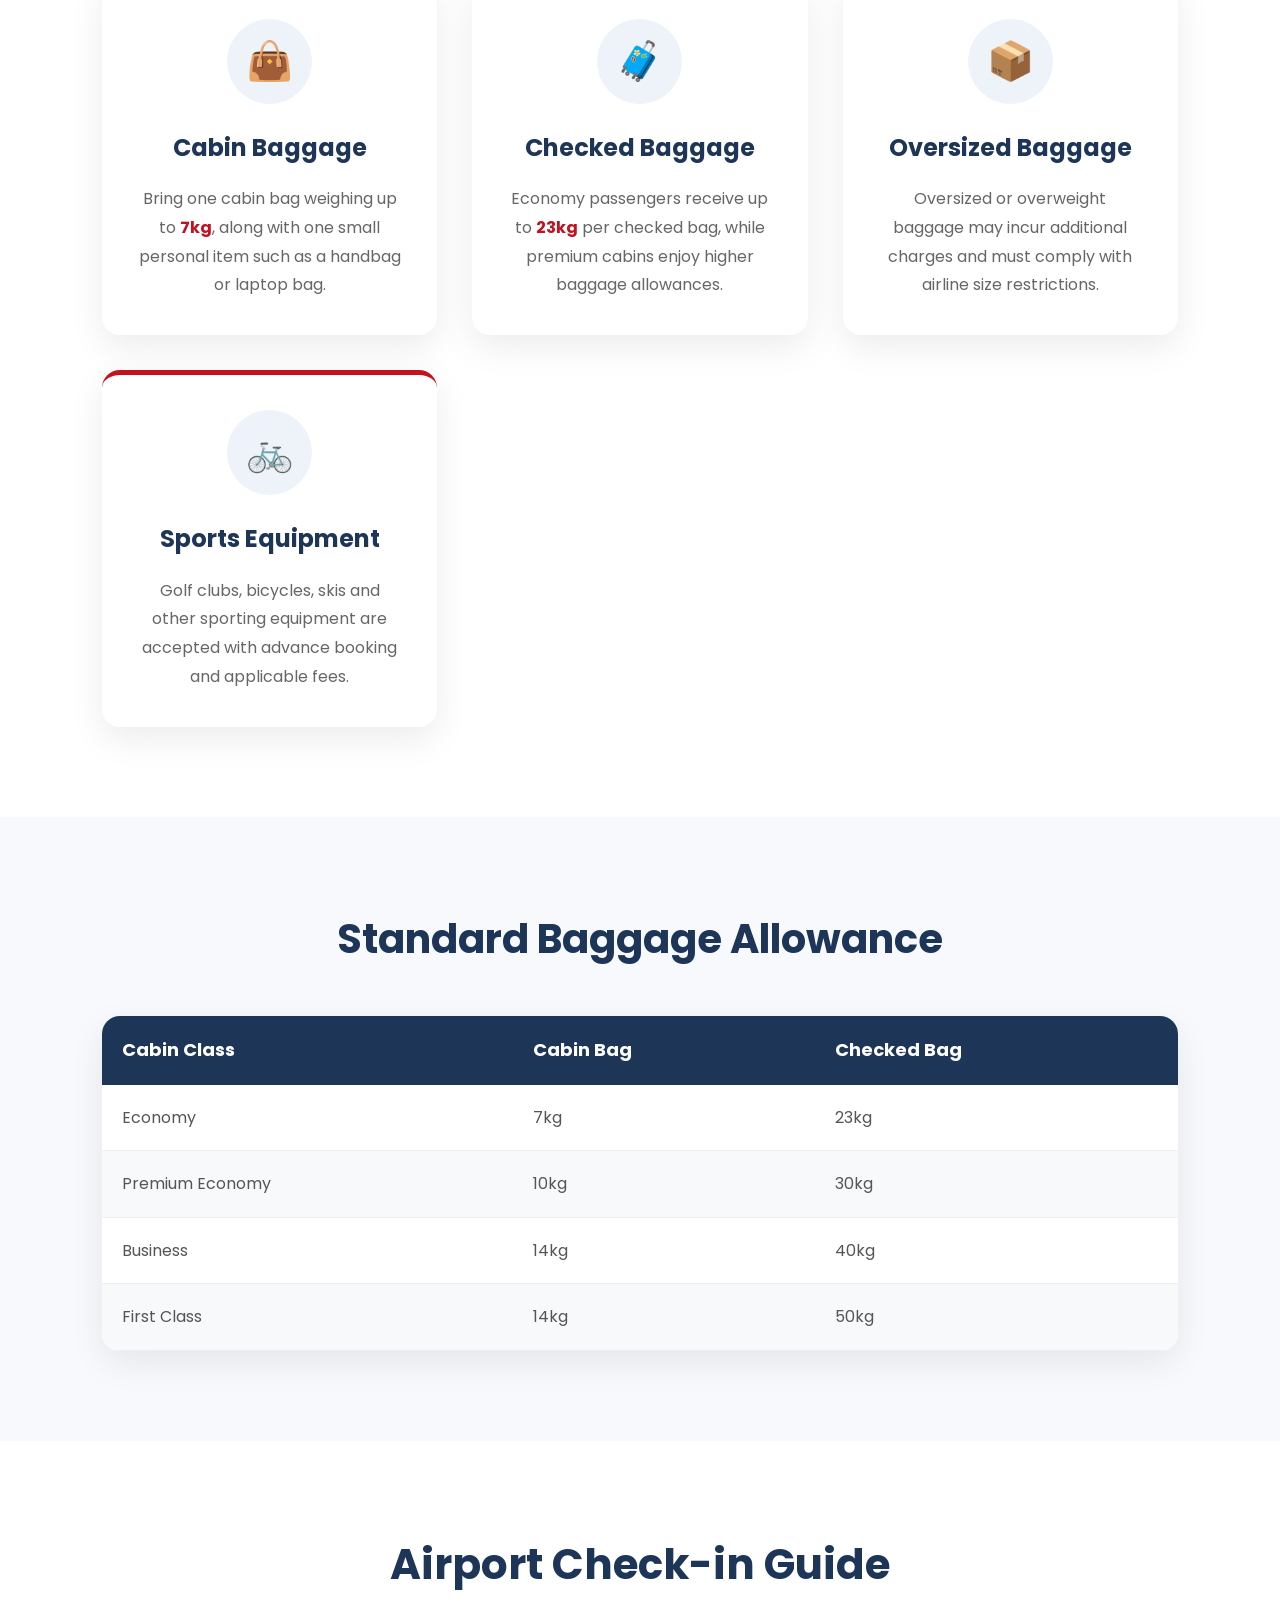
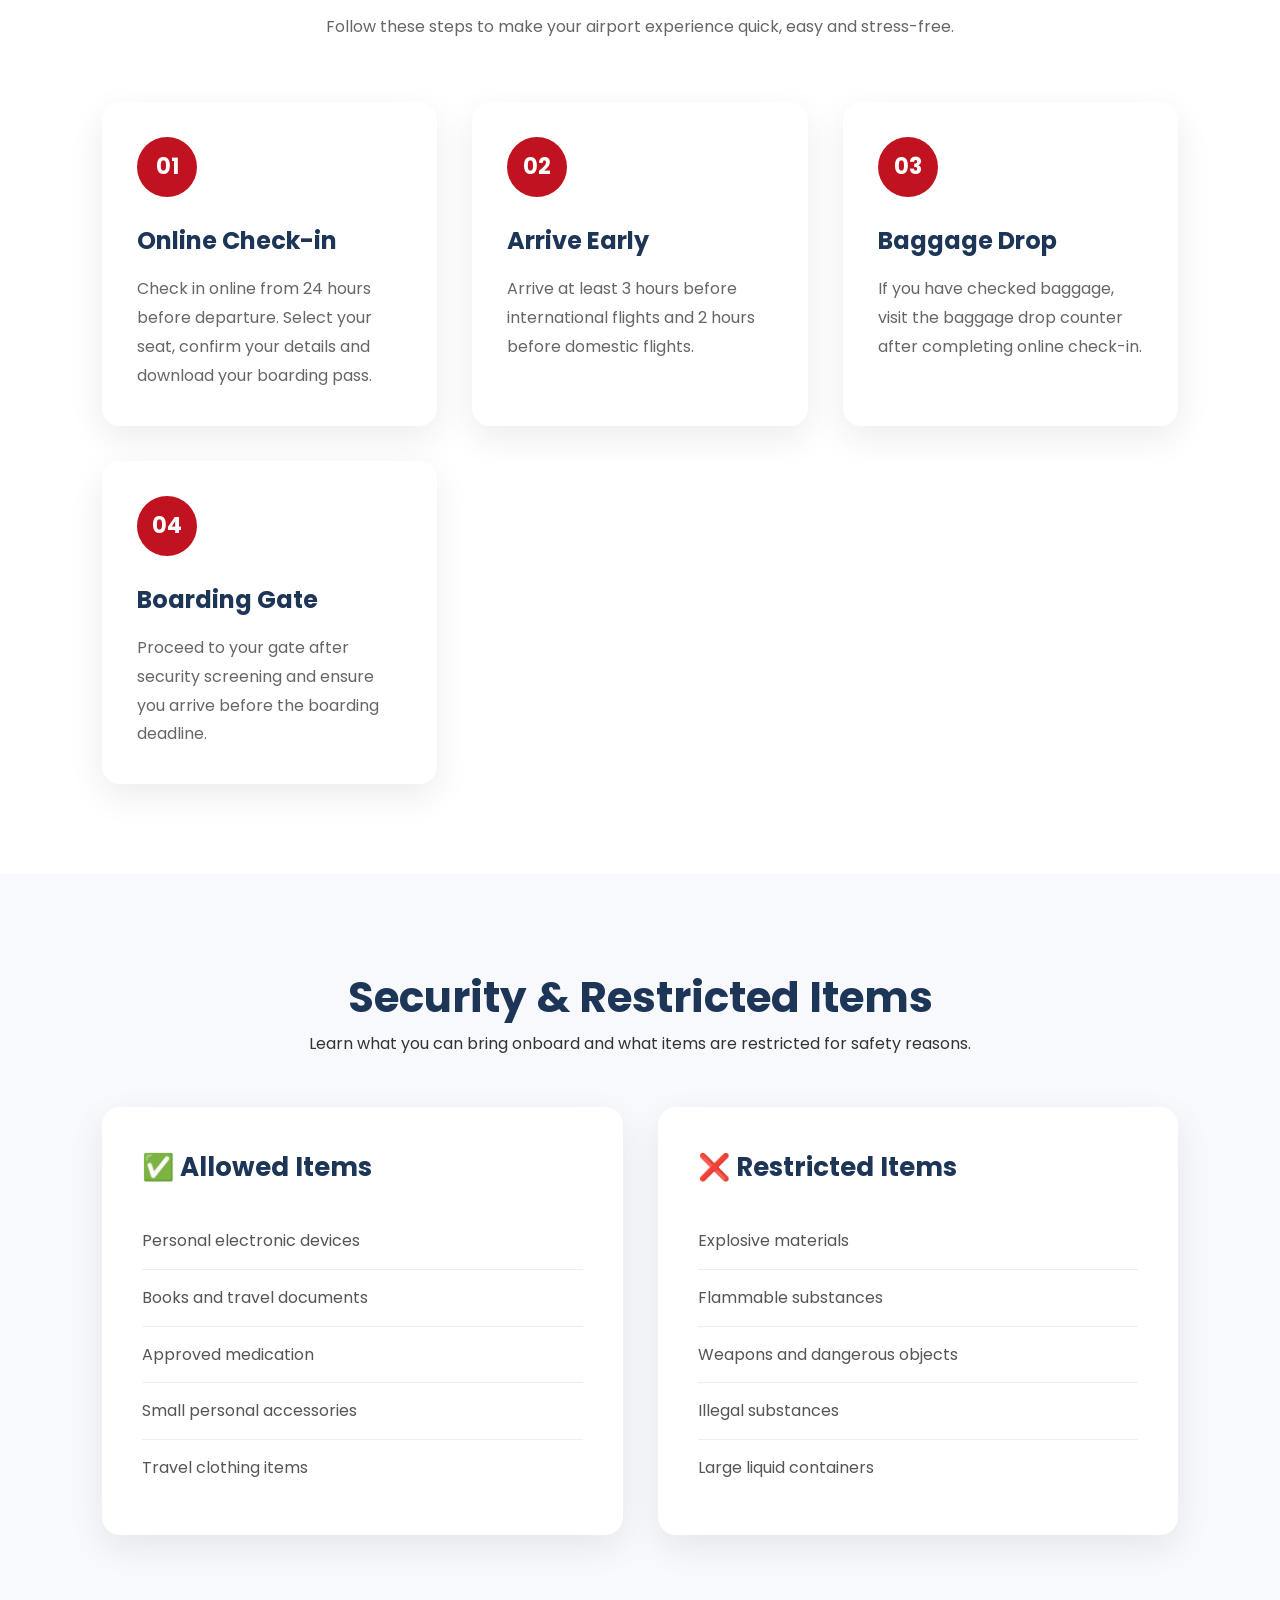
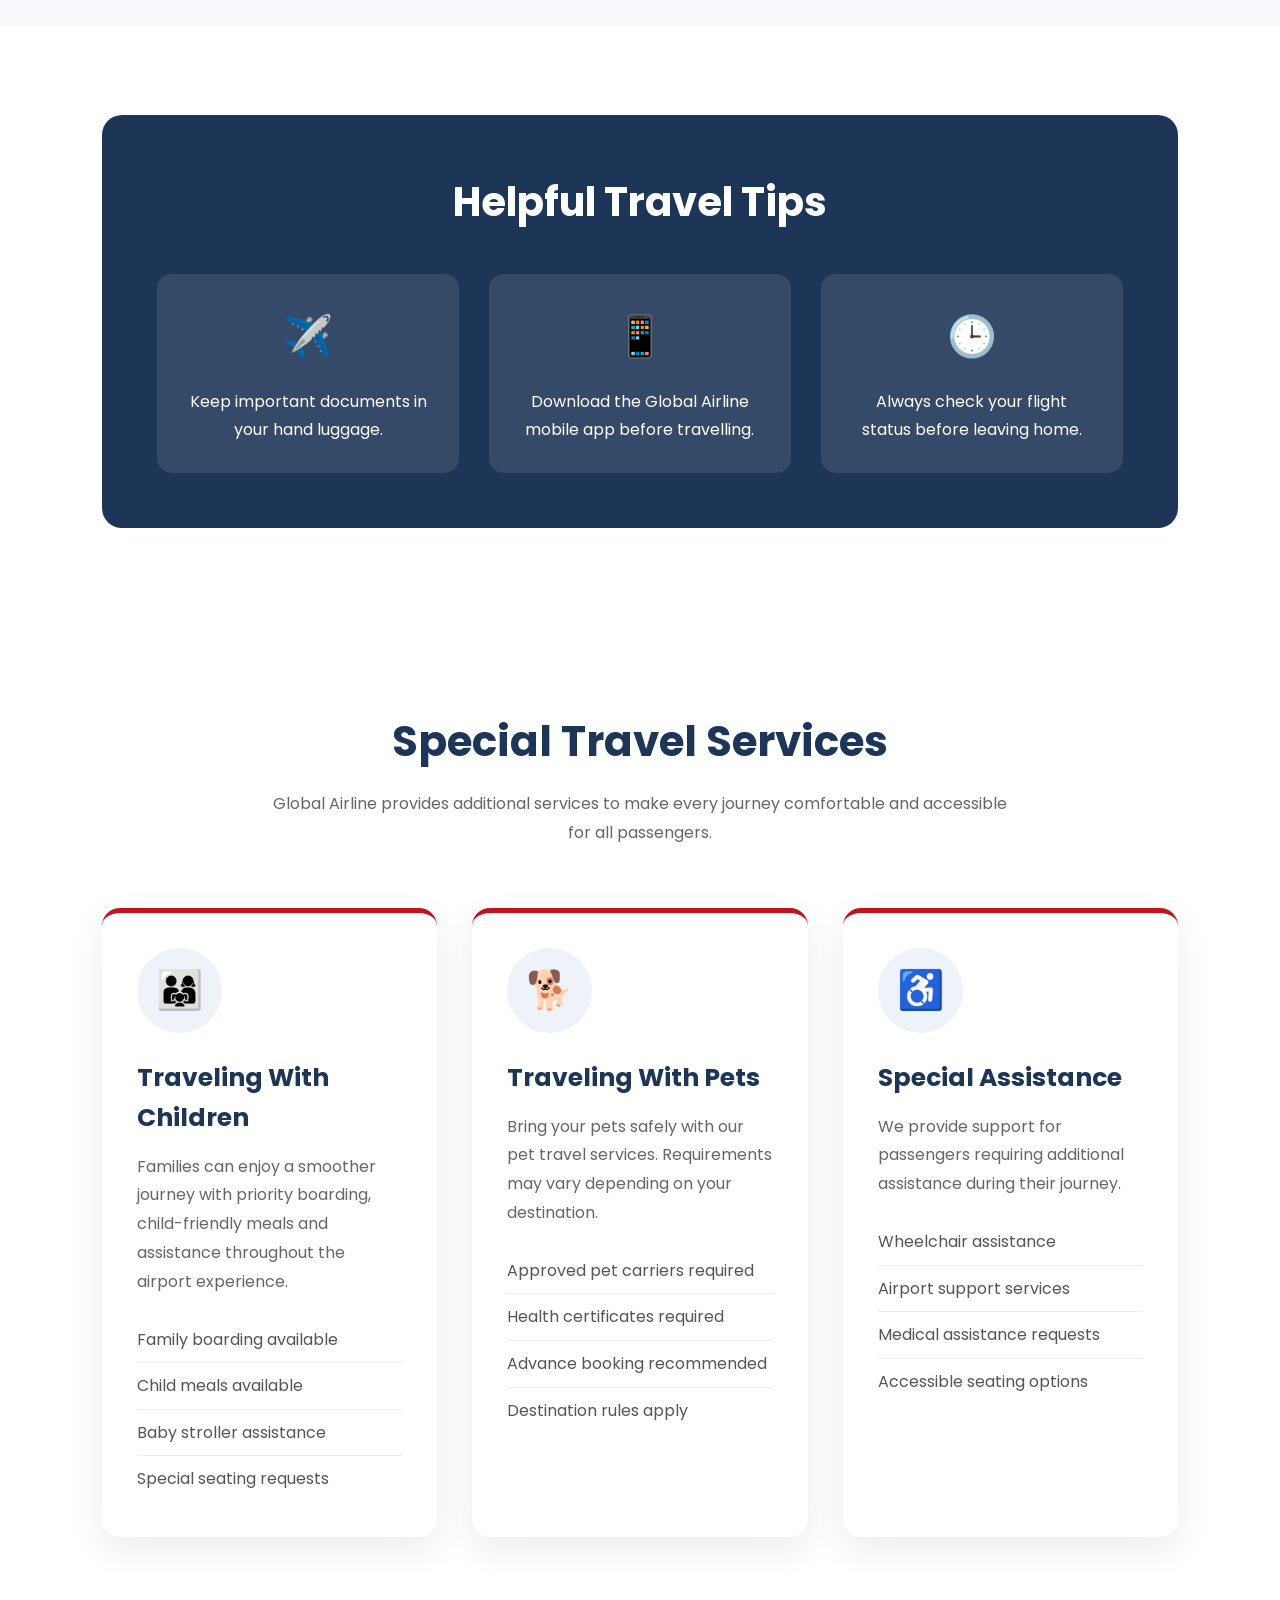
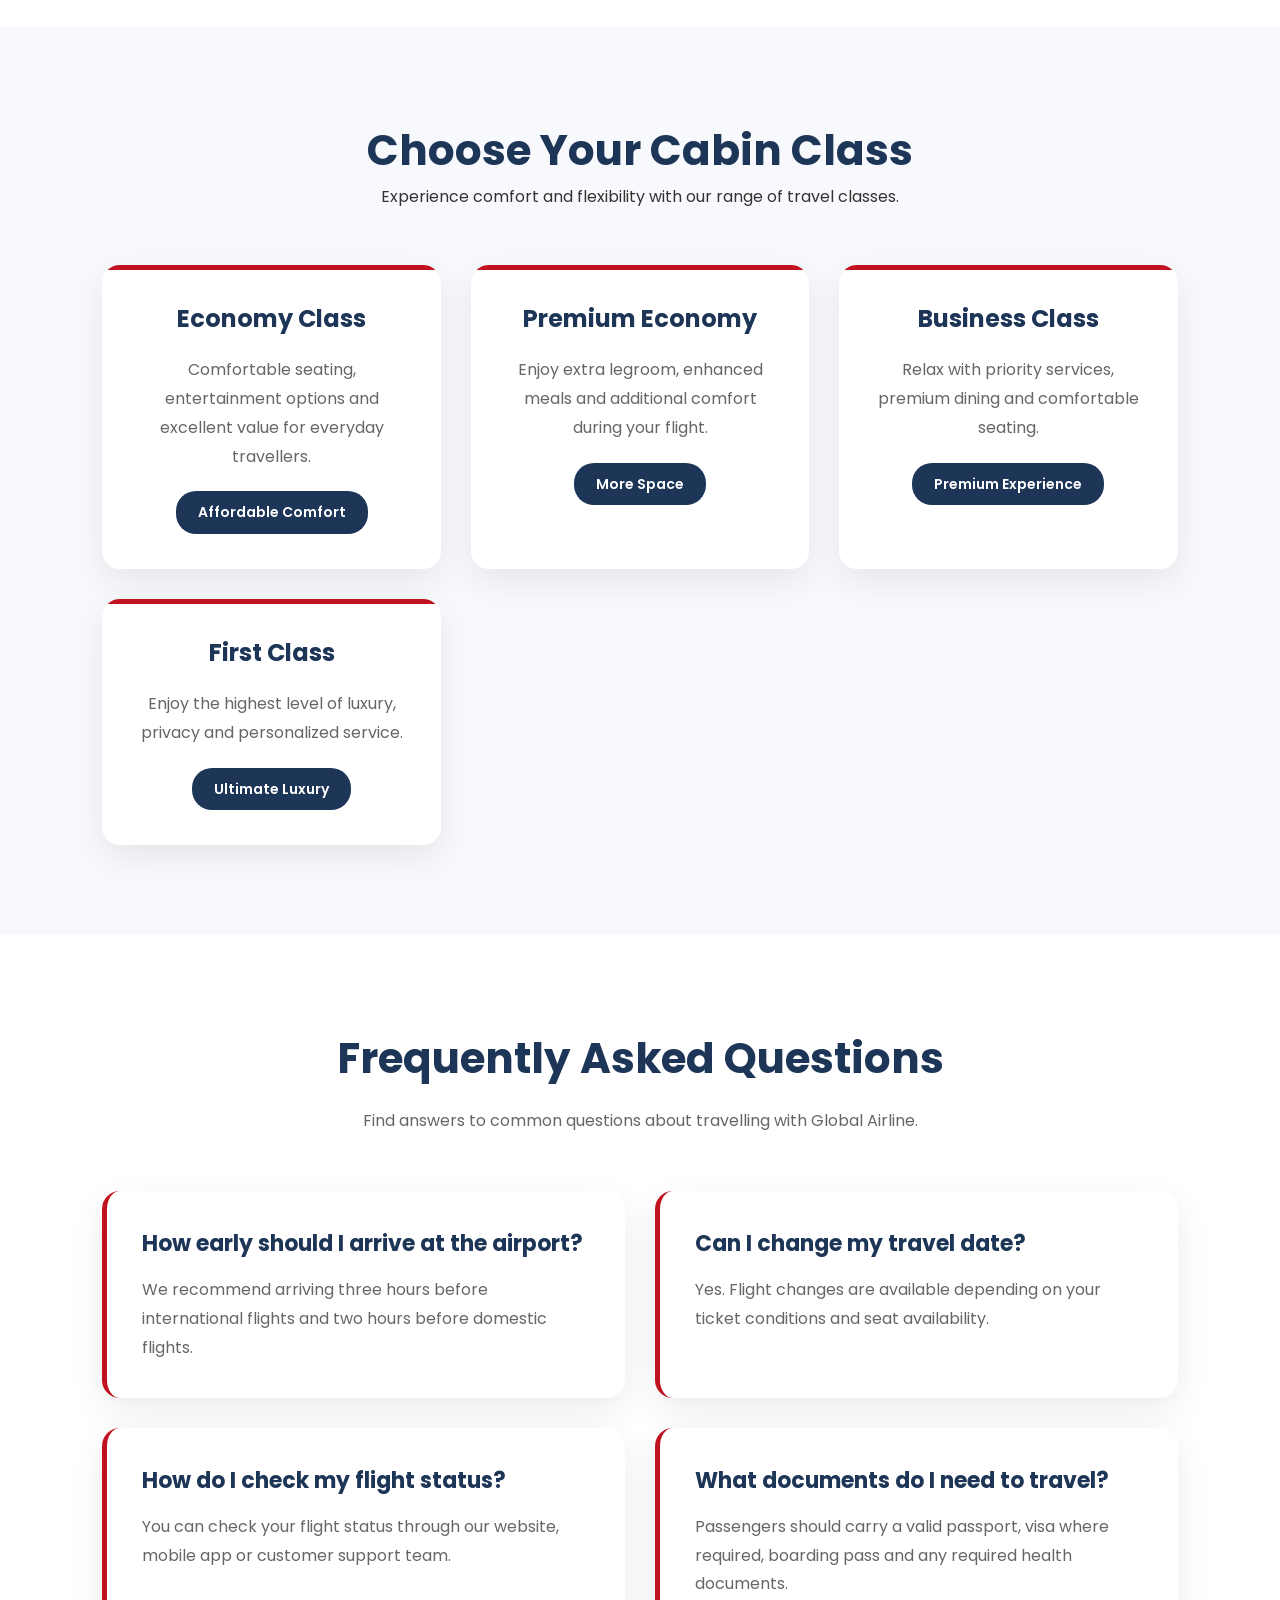
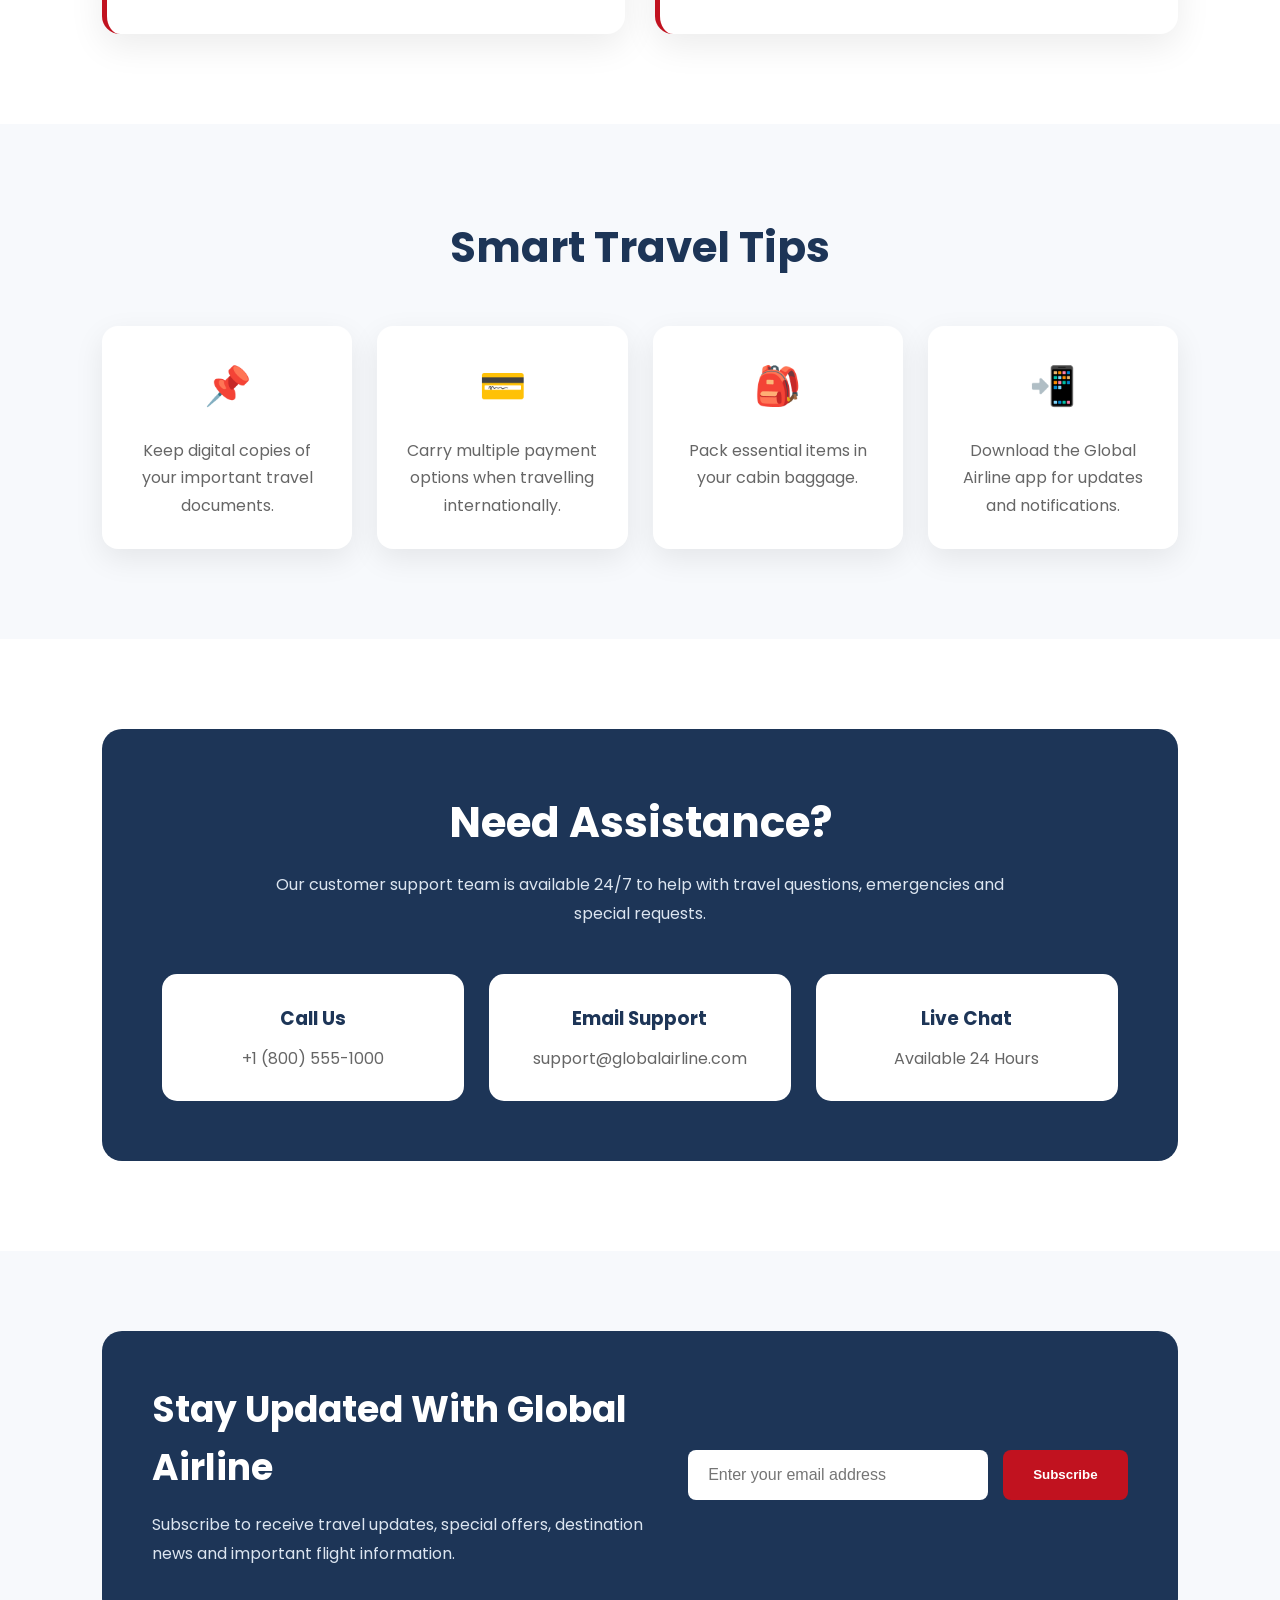
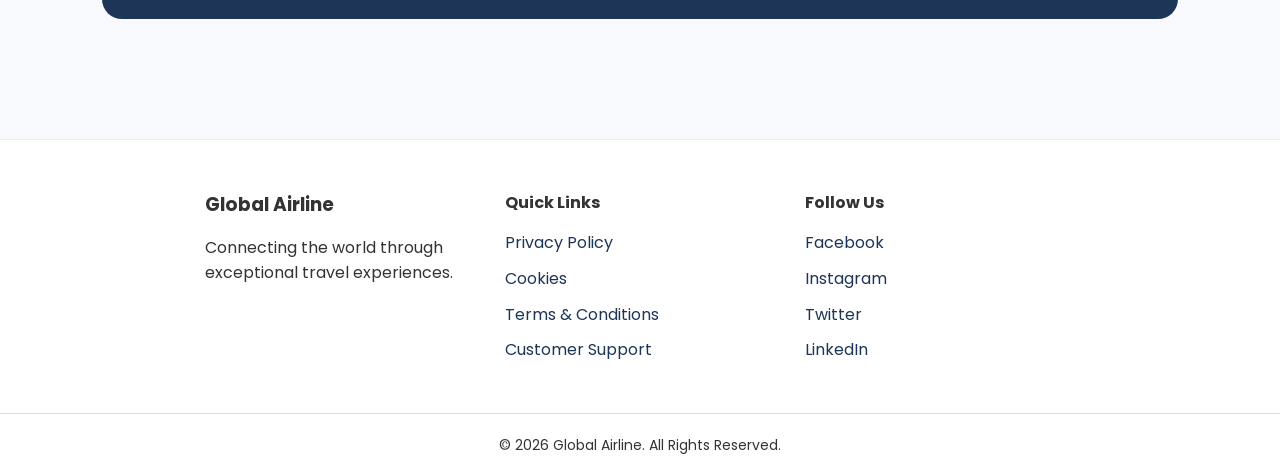
<file: travel-info.html>
<!DOCTYPE html>
<html lang="en">

<head>

    <!-- ==========================================
         META INFORMATION
    =========================================== -->

    <meta charset="UTF-8">

    <meta name="viewport"
          content="width=device-width, initial-scale=1.0">

    <title>

        Travel Information | Global Airline

    </title>

    <!-- Stylesheet -->

    <link rel="stylesheet"
          href="./Css/travel-info.css">

    <!-- Google Font -->

    <link rel="preconnect"
          href="https://fonts.googleapis.com">

    <link rel="preconnect"
          href="https://fonts.gstatic.com"
          crossorigin>

    <link href="https://fonts.googleapis.com/css2?family=Poppins:wght@300;400;500;600;700&display=swap"
          rel="stylesheet">

</head>

<body>

<!-- ==========================================
     HEADER
========================================== -->

<header>

    <nav class="navbar">

        <div class="logo">

            <a href="index.html">

                Global Airline

            </a>

        </div>

        <ul class="nav-links">

            <li><a href="index.html">Home</a></li>

            <li><a href="book-flight.html">Book Flight</a></li>

            <li><a href="destination.html">Destinations</a></li>

            <li><a href="manage-booking.html">Manage Booking</a></li>

            <li><a href="travel-info.html" class="active">Travel Info</a></li>

            <li><a href="contact.html">Contact</a></li>

        </ul>

        <a href="#" class="login-btn">

            Sign In

        </a>

    </nav>

</header>


<!-- ==========================================
     HERO SECTION
========================================== -->

<section class="travel-hero">

    <div class="hero-overlay">

        <div class="hero-content">

            <h1>

                Travel Information

            </h1>

            <p>

                Everything you need to prepare for a smooth,
                safe and enjoyable journey with Global Airline.

            </p>

        </div>

    </div>

</section>


<!-- ==========================================
     QUICK INFORMATION SEARCH
========================================== -->

<section class="travel-search">

    <div class="search-container">

        <div class="search-heading">

            <h2>

                Find Travel Information

            </h2>

            <p>

                Search for baggage rules, visa requirements,
                check-in guidance and travel policies.

            </p>

        </div>

        <form class="travel-form">

            <div class="form-group">

                <label>

                    Destination

                </label>

                <input
                    type="text"
                    placeholder="Enter destination">

            </div>

            <div class="form-group">

                <label>

                    Information Category

                </label>

                <select>

                    <option>Baggage</option>

                    <option>Passport</option>

                    <option>Visa</option>

                    <option>Check-in</option>

                    <option>Security</option>

                </select>

            </div>

            <div class="form-group">

                <button type="submit">

                    Search

                </button>

            </div>

        </form>

    </div>

</section>

<!-- Continue with Part 1B -->

<!-- =====================================================
     TRAVEL REQUIREMENTS
====================================================== -->

<section class="travel-requirements">

    <div class="section-heading">

        <h2>

            Travel Requirements

        </h2>

        <p>

            Ensure you have all the required documents before your journey. Requirements may vary depending on your destination.

        </p>

    </div>

    <div class="requirements-grid">

        <!-- Passport -->

        <div class="requirement-card">

            <div class="requirement-icon">

                🛂

            </div>

            <h3>

                Passport Requirements

            </h3>

            <p>

                Ensure your passport is valid for at least six months beyond your intended travel date. Some countries may require additional validity.

            </p>

            <a href="#" class="info-btn">

                Learn More

            </a>

        </div>

        <!-- Visa -->

        <div class="requirement-card">

            <div class="requirement-icon">

                🌍

            </div>

            <h3>

                Visa Information

            </h3>

            <p>

                Verify whether your destination requires a visa and apply before departure if necessary.

            </p>

            <a href="#" class="info-btn">

                Check Visa Rules

            </a>

        </div>

        <!-- Health -->

        <div class="requirement-card">

            <div class="requirement-icon">

                💉

            </div>

            <h3>

                Health Requirements

            </h3>

            <p>

                Some destinations may require vaccinations, medical certificates, or additional health documentation before arrival.

            </p>

            <a href="#" class="info-btn">

                View Guidelines

            </a>

        </div>

        <!-- Travel Documents -->

        <div class="requirement-card">

            <div class="requirement-icon">

                📄

            </div>

            <h3>

                Travel Documents

            </h3>

            <p>

                Carry your boarding pass, passport, visa, travel insurance, and any supporting documents required for your journey.

            </p>

            <a href="#" class="info-btn">

                View Checklist

            </a>

        </div>

    </div>

</section>



<!-- =====================================================
     IMPORTANT NOTICE
====================================================== -->

<section class="travel-notice">

    <div class="notice-container">

        <div class="notice-icon">

            ⚠️

        </div>

        <div class="notice-content">

            <h2>

                Important Travel Notice

            </h2>

            <p>

                Entry requirements can change without notice. Please confirm the latest travel regulations with the relevant authorities before departing. Global Airline recommends arriving at the airport at least three hours before international flights and two hours before domestic flights.

            </p>

        </div>

    </div>

</section>

<!-- =====================================================
     BAGGAGE INFORMATION
====================================================== -->

<section class="baggage-info">

    <div class="section-heading">

        <h2>

            Baggage Information

        </h2>

        <p>

            Review our baggage policies before your trip to ensure a smooth airport experience.

        </p>

    </div>

    <div class="baggage-grid">

        <!-- Cabin Baggage -->

        <div class="baggage-card">

            <div class="baggage-icon">

                👜

            </div>

            <h3>

                Cabin Baggage

            </h3>

            <p>

                Bring one cabin bag weighing up to <strong>7kg</strong>, along with one small personal item such as a handbag or laptop bag.

            </p>

        </div>

        <!-- Checked Baggage -->

        <div class="baggage-card">

            <div class="baggage-icon">

                🧳

            </div>

            <h3>

                Checked Baggage

            </h3>

            <p>

                Economy passengers receive up to <strong>23kg</strong> per checked bag, while premium cabins enjoy higher baggage allowances.

            </p>

        </div>

        <!-- Oversized Baggage -->

        <div class="baggage-card">

            <div class="baggage-icon">

                📦

            </div>

            <h3>

                Oversized Baggage

            </h3>

            <p>

                Oversized or overweight baggage may incur additional charges and must comply with airline size restrictions.

            </p>

        </div>

        <!-- Sports Equipment -->

        <div class="baggage-card">

            <div class="baggage-icon">

                🚲

            </div>

            <h3>

                Sports Equipment

            </h3>

            <p>

                Golf clubs, bicycles, skis and other sporting equipment are accepted with advance booking and applicable fees.

            </p>

        </div>

    </div>

</section>



<!-- =====================================================
     BAGGAGE ALLOWANCE TABLE
====================================================== -->

<section class="allowance-table">

    <div class="section-heading">

        <h2>

            Standard Baggage Allowance

        </h2>

    </div>

    <div class="table-container">

        <table>

            <thead>

                <tr>

                    <th>Cabin Class</th>

                    <th>Cabin Bag</th>

                    <th>Checked Bag</th>

                </tr>

            </thead>

            <tbody>

                <tr>

                    <td>Economy</td>

                    <td>7kg</td>

                    <td>23kg</td>

                </tr>

                <tr>

                    <td>Premium Economy</td>

                    <td>10kg</td>

                    <td>30kg</td>

                </tr>

                <tr>

                    <td>Business</td>

                    <td>14kg</td>

                    <td>40kg</td>

                </tr>

                <tr>

                    <td>First Class</td>

                    <td>14kg</td>

                    <td>50kg</td>

                </tr>

            </tbody>

        </table>

    </div>

</section>

<!-- =====================================================
     AIRPORT CHECK-IN INFORMATION
====================================================== -->

<section class="airport-info">

    <div class="section-heading">

        <h2>

            Airport Check-in Guide

        </h2>

        <p>

            Follow these steps to make your airport experience quick, easy and stress-free.

        </p>

    </div>


    <div class="checkin-grid">


        <!-- Online Check-in -->

        <div class="checkin-card">

            <div class="checkin-number">

                01

            </div>

            <h3>

                Online Check-in

            </h3>

            <p>

                Check in online from 24 hours before departure. Select your seat, confirm your details and download your boarding pass.

            </p>

        </div>


        <!-- Airport Arrival -->

        <div class="checkin-card">

            <div class="checkin-number">

                02

            </div>

            <h3>

                Arrive Early

            </h3>

            <p>

                Arrive at least 3 hours before international flights and 2 hours before domestic flights.

            </p>

        </div>


        <!-- Baggage Drop -->

        <div class="checkin-card">

            <div class="checkin-number">

                03

            </div>

            <h3>

                Baggage Drop

            </h3>

            <p>

                If you have checked baggage, visit the baggage drop counter after completing online check-in.

            </p>

        </div>


        <!-- Boarding -->

        <div class="checkin-card">

            <div class="checkin-number">

                04

            </div>

            <h3>

                Boarding Gate

            </h3>

            <p>

                Proceed to your gate after security screening and ensure you arrive before the boarding deadline.

            </p>

        </div>


    </div>

</section>



<!-- =====================================================
     SECURITY & RESTRICTED ITEMS
====================================================== -->


<section class="security-info">


    <div class="section-heading">

        <h2>

            Security & Restricted Items

        </h2>

        <p>

            Learn what you can bring onboard and what items are restricted for safety reasons.

        </p>

    </div>


    <div class="security-container">


        <div class="security-list allowed">


            <h3>

                ✅ Allowed Items

            </h3>


            <ul>

                <li>Personal electronic devices</li>

                <li>Books and travel documents</li>

                <li>Approved medication</li>

                <li>Small personal accessories</li>

                <li>Travel clothing items</li>

            </ul>


        </div>



        <div class="security-list restricted">


            <h3>

                ❌ Restricted Items

            </h3>


            <ul>

                <li>Explosive materials</li>

                <li>Flammable substances</li>

                <li>Weapons and dangerous objects</li>

                <li>Illegal substances</li>

                <li>Large liquid containers</li>

            </ul>


        </div>


    </div>


</section>



<!-- =====================================================
     TRAVEL TIPS
====================================================== -->


<section class="travel-tips">


    <div class="tips-banner">


        <h2>

            Helpful Travel Tips

        </h2>


        <div class="tips-grid">


            <div class="tip-item">

                <span>✈️</span>

                <p>

                    Keep important documents in your hand luggage.

                </p>

            </div>


            <div class="tip-item">

                <span>📱</span>

                <p>

                    Download the Global Airline mobile app before travelling.

                </p>

            </div>


            <div class="tip-item">

                <span>🕒</span>

                <p>

                    Always check your flight status before leaving home.

                </p>

            </div>


        </div>


    </div>


</section>

<!-- =====================================================
     SPECIAL TRAVEL SERVICES
====================================================== -->

<section class="special-services">


    <div class="section-heading">

        <h2>

            Special Travel Services

        </h2>

        <p>

            Global Airline provides additional services to make every journey comfortable and accessible for all passengers.

        </p>

    </div>


    <div class="services-grid">


        <!-- Traveling With Children -->

        <div class="service-card">


            <div class="service-icon">

                👨‍👩‍👧

            </div>


            <h3>

                Traveling With Children

            </h3>


            <p>

                Families can enjoy a smoother journey with priority boarding, child-friendly meals and assistance throughout the airport experience.

            </p>


            <ul>

                <li>Family boarding available</li>

                <li>Child meals available</li>

                <li>Baby stroller assistance</li>

                <li>Special seating requests</li>

            </ul>


        </div>



        <!-- Traveling With Pets -->

        <div class="service-card">


            <div class="service-icon">

                🐕

            </div>


            <h3>

                Traveling With Pets

            </h3>


            <p>

                Bring your pets safely with our pet travel services. Requirements may vary depending on your destination.

            </p>


            <ul>

                <li>Approved pet carriers required</li>

                <li>Health certificates required</li>

                <li>Advance booking recommended</li>

                <li>Destination rules apply</li>

            </ul>


        </div>



        <!-- Special Assistance -->

        <div class="service-card">


            <div class="service-icon">

                ♿

            </div>


            <h3>

                Special Assistance

            </h3>


            <p>

                We provide support for passengers requiring additional assistance during their journey.

            </p>


            <ul>

                <li>Wheelchair assistance</li>

                <li>Airport support services</li>

                <li>Medical assistance requests</li>

                <li>Accessible seating options</li>

            </ul>


        </div>


    </div>


</section>



<!-- =====================================================
     CABIN CLASSES
====================================================== -->


<section class="cabin-classes">


    <div class="section-heading">


        <h2>

            Choose Your Cabin Class

        </h2>


        <p>

            Experience comfort and flexibility with our range of travel classes.

        </p>


    </div>



    <div class="cabin-grid">



        <!-- Economy -->

        <div class="cabin-card">


            <h3>

                Economy Class

            </h3>


            <p>

                Comfortable seating, entertainment options and excellent value for everyday travellers.

            </p>


            <span>

                Affordable Comfort

            </span>


        </div>



        <!-- Premium Economy -->

        <div class="cabin-card">


            <h3>

                Premium Economy

            </h3>


            <p>

                Enjoy extra legroom, enhanced meals and additional comfort during your flight.

            </p>


            <span>

                More Space

            </span>


        </div>



        <!-- Business -->

        <div class="cabin-card">


            <h3>

                Business Class

            </h3>


            <p>

                Relax with priority services, premium dining and comfortable seating.

            </p>


            <span>

                Premium Experience

            </span>


        </div>



        <!-- First Class -->

        <div class="cabin-card">


            <h3>

                First Class

            </h3>


            <p>

                Enjoy the highest level of luxury, privacy and personalized service.

            </p>


            <span>

                Ultimate Luxury

            </span>


        </div>


    </div>


</section>

<!-- =====================================================
     TRAVEL FAQ SECTION
====================================================== -->

<section class="travel-faq">


    <div class="section-heading">

        <h2>

            Frequently Asked Questions

        </h2>


        <p>

            Find answers to common questions about travelling with Global Airline.

        </p>


    </div>



    <div class="faq-grid">


        <!-- FAQ 1 -->

        <div class="faq-card">


            <h3>

                How early should I arrive at the airport?

            </h3>


            <p>

                We recommend arriving three hours before international flights and two hours before domestic flights.

            </p>


        </div>



        <!-- FAQ 2 -->

        <div class="faq-card">


            <h3>

                Can I change my travel date?

            </h3>


            <p>

                Yes. Flight changes are available depending on your ticket conditions and seat availability.

            </p>


        </div>



        <!-- FAQ 3 -->

        <div class="faq-card">


            <h3>

                How do I check my flight status?

            </h3>


            <p>

                You can check your flight status through our website, mobile app or customer support team.

            </p>


        </div>



        <!-- FAQ 4 -->

        <div class="faq-card">


            <h3>

                What documents do I need to travel?

            </h3>


            <p>

                Passengers should carry a valid passport, visa where required, boarding pass and any required health documents.

            </p>


        </div>


    </div>


</section>



<!-- =====================================================
     TRAVEL TIPS SECTION
====================================================== -->


<section class="travel-tips-section">


    <div class="tips-content">


        <h2>

            Smart Travel Tips

        </h2>



        <div class="tips-list">


            <div class="tip-box">

                <span>📌</span>

                <p>

                    Keep digital copies of your important travel documents.

                </p>

            </div>



            <div class="tip-box">

                <span>💳</span>

                <p>

                    Carry multiple payment options when travelling internationally.

                </p>

            </div>



            <div class="tip-box">

                <span>🎒</span>

                <p>

                    Pack essential items in your cabin baggage.

                </p>

            </div>



            <div class="tip-box">

                <span>📲</span>

                <p>

                    Download the Global Airline app for updates and notifications.

                </p>

            </div>


        </div>


    </div>


</section>



<!-- =====================================================
     EMERGENCY SUPPORT SECTION
====================================================== -->


<section class="emergency-support">


    <div class="emergency-container">


        <div class="emergency-content">


            <h2>

                Need Assistance?

            </h2>


            <p>

                Our customer support team is available 24/7 to help with travel questions, emergencies and special requests.

            </p>


        </div>



        <div class="contact-options">


            <div class="contact-box">


                <h3>

                    Call Us

                </h3>


                <p>

                    +1 (800) 555-1000

                </p>


            </div>



            <div class="contact-box">


                <h3>

                    Email Support

                </h3>


                <p>

                    support@globalairline.com

                </p>


            </div>



            <div class="contact-box">


                <h3>

                    Live Chat

                </h3>


                <p>

                    Available 24 Hours

                </p>


            </div>


        </div>


    </div>


</section>

<!-- =====================================================
     NEWSLETTER SECTION
====================================================== -->

<section class="newsletter">

    <div class="newsletter-container">


        <div class="newsletter-content">


            <h2>

                Stay Updated With Global Airline

            </h2>


            <p>

                Subscribe to receive travel updates, special offers,
                destination news and important flight information.

            </p>


        </div>



        <form class="newsletter-form">


            <input 
                type="email"
                placeholder="Enter your email address"
                required>


            <button type="submit">

                Subscribe

            </button>


        </form>


    </div>


</section>



<!-- =====================================================
     FOOTER
====================================================== -->

 <footer>

        <div class="footer-container">

            <!-- Footer Brand -->
            <div class="footer-brand">
                <h3>Global Airline</h3>
                <p>
                    Connecting the world through exceptional travel experiences.
                </p>
            </div>

            <!-- Footer Links -->
            <div class="footer-links">

                <h4>Quick Links</h4>

                <a href="#">Privacy Policy</a>
                <a href="#">Cookies</a>
                <a href="#">Terms & Conditions</a>
                <a href="#">Customer Support</a>

            </div>

            <!-- Social Media -->
            <div class="social-media">

                <h4>Follow Us</h4>

                <a href="#">Facebook</a>
                <a href="#">Instagram</a>
                <a href="#">Twitter</a>
                <a href="#">LinkedIn</a>

            </div>

        </div>

        <!-- Copyright -->
        <div class="footer-bottom">
            <p>© 2026 Global Airline. All Rights Reserved.</p>
        </div>

    </footer>
    
</body>

</html>
</file>
<file: Css/manage-booking.css>
/*==========================================================
    GLOBAL AIRLINE
    MANAGE BOOKING PAGE

    PART 1A STYLESHEET

    Sections Included
    -----------------
    1. Global Reset
    2. Header & Navigation
    3. Hero Section
    4. Booking Search
    5. Responsive Design
==========================================================*/


/*==========================================================
    GLOBAL RESET
==========================================================*/

*{

    margin:0;

    padding:0;

    box-sizing:border-box;

}

body{

    font-family:'Poppins',sans-serif;

    background:#f7f9fc;

    color:#333;

}

html{

    scroll-behavior:smooth;

}

img{

    max-width:100%;

    display:block;

}

a{

    text-decoration:none;

}

ul{

    list-style:none;

}


/*==========================================================
    HEADER & NAVIGATION
==========================================================*/

header{

    width:100%;

    background:#ffffff;

    box-shadow:0 2px 12px rgba(0,0,0,.08);

    position:sticky;

    top:0;

    z-index:1000;

}

.navbar{

    max-width:1300px;

    margin:auto;

    padding:18px 8%;

    display:flex;

    justify-content:space-between;

    align-items:center;

}

.logo a{

    font-size:28px;

    font-weight:700;

    color:#1D3557;

}

.nav-links{

    display:flex;

    gap:30px;

}

.nav-links a{

    color:#1D3557;

    font-weight:500;

    transition:.3s;

}

.nav-links a:hover,

.nav-links a.active{

    color:#C1121F;

}

.login-btn{

    background:#C1121F;

    color:#ffffff;

    padding:12px 26px;

    border-radius:8px;

    font-weight:600;

    transition:.3s;

}

.login-btn:hover{

    background:#1D3557;

}


/*==========================================================
    HERO SECTION
==========================================================*/

.manage-hero{

    height:60vh;

    background-image:linear-gradient(rgba(29,53,87,.65),rgba(29,53,87,.65)),
    url("https://images.unsplash.com/photo-1436491865332-7a61a109cc05?auto=format&fit=crop&w=1600&q=80");

    background-size:cover;

    background-position:center;

    display:flex;

    justify-content:center;

    align-items:center;

}

.hero-overlay{

    width:100%;

    text-align:center;

    padding:0 8%;

}

.hero-content{

    max-width:850px;

    margin:auto;

    color:#ffffff;

}

.hero-content h1{

    font-size:56px;

    margin-bottom:20px;

}

.hero-content p{

    font-size:20px;

    line-height:1.8;

}


/*==========================================================
    BOOKING SEARCH
==========================================================*/

.booking-search{

    padding:90px 8%;

    background:#f7f9fc;

}

.search-container{

    max-width:1100px;

    margin:auto;

    background:#ffffff;

    padding:50px;

    border-radius:18px;

    box-shadow:0 15px 40px rgba(0,0,0,.08);

}

.search-heading{

    text-align:center;

    margin-bottom:40px;

}

.search-heading h2{

    font-size:38px;

    color:#1D3557;

    margin-bottom:15px;

}

.search-heading p{

    color:#666;

    line-height:1.8;

}

.booking-form{

    display:grid;

    grid-template-columns:repeat(3,1fr);

    gap:25px;

    align-items:end;

}

.form-group{

    display:flex;

    flex-direction:column;

}

.form-group label{

    margin-bottom:10px;

    font-weight:600;

    color:#1D3557;

}

.form-group input{

    padding:16px;

    border:1px solid #d9d9d9;

    border-radius:8px;

    font-size:16px;

    transition:.3s;

}

.form-group input:focus{

    border-color:#C1121F;

    outline:none;

    box-shadow:0 0 8px rgba(193,18,31,.15);

}

.form-group button{

    background:#C1121F;

    color:#ffffff;

    border:none;

    padding:16px;

    border-radius:8px;

    font-size:16px;

    font-weight:600;

    cursor:pointer;

    transition:.3s;

}

.form-group button:hover{

    background:#1D3557;

}


/*==========================================================
    RESPONSIVE DESIGN
==========================================================*/

@media(max-width:992px){

    .booking-form{

        grid-template-columns:1fr;

    }

}

@media(max-width:768px){

    .navbar{

        flex-direction:column;

        gap:20px;

    }

    .nav-links{

        flex-wrap:wrap;

        justify-content:center;

        gap:18px;

    }

    .manage-hero{

        height:50vh;

    }

    .hero-content h1{

        font-size:40px;

    }

    .hero-content p{

        font-size:18px;

    }

    .booking-search{

        padding:70px 6%;

    }

    .search-container{

        padding:35px;

    }

}

@media(max-width:480px){

    .hero-content h1{

        font-size:32px;

    }

    .search-heading h2{

        font-size:30px;

    }

    .search-container{

        padding:25px;

    }

}

/*==========================================================
    GLOBAL AIRLINE
    MANAGE BOOKING PAGE

    PART 1B STYLESHEET

    Sections Included
    -----------------
    1. Quick Booking Actions
    2. Responsive Design
==========================================================*/


/*==========================================================
    QUICK BOOKING ACTIONS
==========================================================*/

.booking-actions{

    padding:90px 8%;

    background:#ffffff;

}


/* Section Heading */

.booking-actions .section-heading{

    text-align:center;

    margin-bottom:60px;

}


.booking-actions .section-heading h2{

    font-size:42px;

    color:#1D3557;

    margin-bottom:15px;

}


.booking-actions .section-heading p{

    color:#666;

    max-width:700px;

    margin:auto;

    line-height:1.8;

}


/*==========================================================
    ACTION GRID
==========================================================*/

.actions-grid{

    display:grid;

    grid-template-columns:repeat(auto-fit,minmax(300px,1fr));

    gap:35px;

}


/*==========================================================
    ACTION CARD
==========================================================*/

.action-card{

    background:#ffffff;

    padding:35px 30px;

    text-align:center;

    border-radius:18px;

    box-shadow:0 12px 35px rgba(0,0,0,.08);

    transition:.35s;

    border-top:5px solid #C1121F;

}


.action-card:hover{

    transform:translateY(-10px);

    box-shadow:0 22px 45px rgba(0,0,0,.12);

}


/*==========================================================
    ACTION ICON
==========================================================*/

.action-icon{

    width:85px;

    height:85px;

    margin:0 auto 25px;

    display:flex;

    justify-content:center;

    align-items:center;

    border-radius:50%;

    background:#eef3fa;

    font-size:38px;

    transition:.35s;

}


.action-card:hover .action-icon{

    background:#C1121F;

    color:#ffffff;

}


/*==========================================================
    ACTION CONTENT
==========================================================*/

.action-card h3{

    color:#1D3557;

    font-size:24px;

    margin-bottom:15px;

}


.action-card p{

    color:#666;

    line-height:1.8;

    margin-bottom:30px;

}


/*==========================================================
    BUTTON
==========================================================*/

.action-btn{

    display:inline-block;

    padding:14px 32px;

    background:#C1121F;

    color:#ffffff;

    text-decoration:none;

    border-radius:8px;

    font-weight:600;

    transition:.3s;

}


.action-btn:hover{

    background:#1D3557;

}


/*==========================================================
    RESPONSIVE DESIGN
==========================================================*/

@media(max-width:992px){

    .actions-grid{

        grid-template-columns:repeat(2,1fr);

    }

}


@media(max-width:768px){

    .booking-actions{

        padding:70px 6%;

    }

    .actions-grid{

        grid-template-columns:1fr;

    }

    .booking-actions .section-heading h2{

        font-size:34px;

    }

    .action-card{

        padding:30px 25px;

    }

}


@media(max-width:480px){

    .action-icon{

        width:70px;

        height:70px;

        font-size:30px;

    }

    .action-card h3{

        font-size:22px;

    }

    .booking-actions .section-heading h2{

        font-size:28px;

    }

}

/*==========================================================
    GLOBAL AIRLINE
    MANAGE BOOKING PAGE

    PART 2A STYLESHEET

    Sections Included
    -----------------
    1. Booking Dashboard
    2. Dashboard Cards
    3. Action Buttons
    4. Responsive Design
==========================================================*/


/*==========================================================
    BOOKING DASHBOARD
==========================================================*/

.booking-dashboard{

    padding:90px 8%;

    background:#f7f9fc;

}


/*==========================================================
    SECTION HEADING
==========================================================*/

.booking-dashboard .section-heading{

    text-align:center;

    margin-bottom:60px;

}

.booking-dashboard .section-heading h2{

    font-size:42px;

    color:#1D3557;

    margin-bottom:15px;

}

.booking-dashboard .section-heading p{

    max-width:700px;

    margin:auto;

    color:#666;

    line-height:1.8;

}


/*==========================================================
    DASHBOARD GRID
==========================================================*/

.dashboard-container{

    display:grid;

    grid-template-columns:repeat(auto-fit,minmax(320px,1fr));

    gap:35px;

}


/*==========================================================
    BOOKING CARD
==========================================================*/

.booking-card{

    background:#ffffff;

    padding:35px;

    border-radius:18px;

    box-shadow:0 12px 35px rgba(0,0,0,.08);

    border-top:5px solid #C1121F;

    transition:.35s;

}

.booking-card:hover{

    transform:translateY(-10px);

    box-shadow:0 20px 45px rgba(0,0,0,.12);

}

.booking-card h3{

    color:#1D3557;

    font-size:26px;

    margin-bottom:25px;

}


/*==========================================================
    BOOKING DETAILS
==========================================================*/

.booking-card ul{

    list-style:none;

}

.booking-card ul li{

    display:flex;

    justify-content:space-between;

    align-items:center;

    padding:14px 0;

    border-bottom:1px solid #eeeeee;

    color:#555;

    font-size:15px;

}

.booking-card ul li:last-child{

    border-bottom:none;

}

.booking-card strong{

    color:#1D3557;

}


/*==========================================================
    DASHBOARD BUTTONS
==========================================================*/

.dashboard-buttons{

    margin-top:60px;

    display:flex;

    justify-content:center;

    gap:20px;

    flex-wrap:wrap;

}


/* Primary Button */

.primary-btn{

    background:#C1121F;

    color:#ffffff;

    padding:16px 34px;

    border-radius:8px;

    text-decoration:none;

    font-weight:600;

    transition:.3s;

}

.primary-btn:hover{

    background:#1D3557;

}


/* Secondary Button */

.secondary-btn{

    border:2px solid #1D3557;

    color:#1D3557;

    padding:14px 32px;

    border-radius:8px;

    text-decoration:none;

    font-weight:600;

    transition:.3s;

}

.secondary-btn:hover{

    background:#1D3557;

    color:#ffffff;

}


/*==========================================================
    RESPONSIVE DESIGN
==========================================================*/

@media(max-width:992px){

    .dashboard-container{

        grid-template-columns:repeat(2,1fr);

    }

}

@media(max-width:768px){

    .booking-dashboard{

        padding:70px 6%;

    }

    .dashboard-container{

        grid-template-columns:1fr;

    }

    .dashboard-buttons{

        flex-direction:column;

        align-items:center;

    }

    .primary-btn,
    .secondary-btn{

        width:100%;

        max-width:320px;

        text-align:center;

    }

    .booking-dashboard .section-heading h2{

        font-size:34px;

    }

}

@media(max-width:480px){

    .booking-card{

        padding:28px;

    }

    .booking-card h3{

        font-size:22px;

    }

    .booking-card ul li{

        flex-direction:column;

        align-items:flex-start;

        gap:6px;

    }

    .booking-dashboard .section-heading h2{

        font-size:30px;

    }

}

/*==========================================================
    GLOBAL AIRLINE
    MANAGE BOOKING PAGE

    PART 2B STYLESHEET

    Sections Included
    -----------------
    1. Flight Status & Travel Support
    2. FAQ
    3. Customer Support
    4. Responsive Design
==========================================================*/


/*==========================================================
    FLIGHT STATUS & TRAVEL SUPPORT
==========================================================*/

.travel-support{

    padding:90px 8%;

    background:#ffffff;

}

.travel-support .section-heading{

    text-align:center;

    margin-bottom:60px;

}

.travel-support .section-heading h2{

    font-size:42px;

    color:#1D3557;

    margin-bottom:15px;

}

.travel-support .section-heading p{

    max-width:720px;

    margin:auto;

    color:#666;

    line-height:1.8;

}


/*==========================================================
    SUPPORT GRID
==========================================================*/

.support-grid{

    display:grid;

    grid-template-columns:repeat(auto-fit,minmax(320px,1fr));

    gap:35px;

}


/*==========================================================
    SUPPORT CARD
==========================================================*/

.support-card{

    background:#ffffff;

    padding:35px;

    border-radius:18px;

    box-shadow:0 12px 35px rgba(0,0,0,.08);

    border-top:5px solid #C1121F;

    transition:.35s;

}

.support-card:hover{

    transform:translateY(-10px);

    box-shadow:0 20px 45px rgba(0,0,0,.12);

}

.support-card h3{

    color:#1D3557;

    font-size:24px;

    margin-bottom:25px;

}


/*==========================================================
    LISTS
==========================================================*/

.support-card ul{

    list-style:none;

}

.support-card ul li{

    padding:14px 0;

    border-bottom:1px solid #eeeeee;

    color:#555;

    line-height:1.7;

}

.support-card ul li:last-child{

    border-bottom:none;

}

.support-card strong{

    color:#1D3557;

}

.checklist li{

    font-weight:500;

}


/*==========================================================
    FAQ
==========================================================*/

.faq{

    padding:90px 8%;

    background:#f7f9fc;

}

.faq .section-heading{

    text-align:center;

    margin-bottom:50px;

}

.faq .section-heading h2{

    font-size:42px;

    color:#1D3557;

}

.faq-container{

    max-width:1000px;

    margin:auto;

    display:grid;

    gap:25px;

}

.faq-item{

    background:#ffffff;

    padding:30px;

    border-radius:15px;

    box-shadow:0 10px 30px rgba(0,0,0,.08);

    transition:.3s;

}

.faq-item:hover{

    transform:translateY(-5px);

}

.faq-item h3{

    color:#1D3557;

    margin-bottom:12px;

}

.faq-item p{

    color:#666;

    line-height:1.8;

}


/*==========================================================
    CUSTOMER SUPPORT
==========================================================*/

.customer-support{

    padding:90px 8%;

    background:#ffffff;

}

.support-banner{

    max-width:1100px;

    margin:auto;

    text-align:center;

    background:linear-gradient(135deg,#1D3557,#284b78);

    color:#ffffff;

    padding:70px 50px;

    border-radius:20px;

}

.support-banner h2{

    font-size:42px;

    margin-bottom:20px;

}

.support-banner p{

    max-width:700px;

    margin:0 auto 35px;

    line-height:1.8;

    color:#e8edf5;

}

.support-buttons{

    display:flex;

    justify-content:center;

    gap:20px;

    flex-wrap:wrap;

}


/*==========================================================
    RESPONSIVE DESIGN
==========================================================*/

@media(max-width:992px){

    .support-grid{

        grid-template-columns:repeat(2,1fr);

    }

}

@media(max-width:768px){

    .travel-support,
    .faq,
    .customer-support{

        padding:70px 6%;

    }

    .support-grid{

        grid-template-columns:1fr;

    }

    .support-banner{

        padding:50px 30px;

    }

    .support-banner h2{

        font-size:32px;

    }

    .support-buttons{

        flex-direction:column;

        align-items:center;

    }

    .support-buttons .primary-btn,
    .support-buttons .secondary-btn{

        width:100%;

        max-width:320px;

        text-align:center;

    }

}

@media(max-width:480px){

    .travel-support .section-heading h2,
    .faq .section-heading h2{

        font-size:30px;

    }

    .support-card{

        padding:28px;

    }

    .faq-item{

        padding:25px;

    }

    .support-banner{

        padding:40px 20px;

    }

    .support-banner h2{

        font-size:28px;

    }

}

/*==========================================================
    GLOBAL AIRLINE
    MANAGE BOOKING PAGE

    PART 3 STYLESHEET

    Sections Included
    -----------------
    1. Newsletter
    2. Footer
    3. Footer Bottom
    4. Responsive Design
==========================================================*/


/*==========================================================
    NEWSLETTER
==========================================================*/

.newsletter{

    padding:90px 8%;

    background:linear-gradient(135deg,#1D3557,#284b78);

    color:#ffffff;

}

.newsletter-container{

    max-width:1200px;

    margin:auto;

    display:flex;

    justify-content:space-between;

    align-items:center;

    gap:40px;

    flex-wrap:wrap;

}

.newsletter-text{

    flex:1;

    min-width:280px;

}

.newsletter-text h2{

    font-size:42px;

    margin-bottom:18px;

}

.newsletter-text p{

    color:#e9eef5;

    line-height:1.9;

}

.newsletter-form{

    flex:1;

    display:flex;

    gap:15px;

    flex-wrap:wrap;

    min-width:300px;

}

.newsletter-form input{

    flex:1;

    padding:18px;

    border:none;

    border-radius:8px;

    outline:none;

    font-size:16px;

}

.newsletter-form button{

    background:#C1121F;

    color:#ffffff;

    border:none;

    padding:18px 35px;

    border-radius:8px;

    cursor:pointer;

    font-size:16px;

    font-weight:600;

    transition:.3s;

}

.newsletter-form button:hover{

    background:#ffffff;

    color:#1D3557;

}


/* ====================================================
   FOOTER SECTION
==================================================== */
footer{
    background-color: white;

    padding-top: 50px;

    margin-top: 40px;
}


/* Footer Container */
.footer-container{
    display: grid;

    grid-template-columns: repeat(auto-fit, minmax(250px, 1fr));

    gap: 30px;

    padding: 0 8% 40px;
}


/* Footer Headings */
.footer-container h3,
.footer-container h4{
    margin-bottom: 15px;
}


/* Footer Links */
.footer-links a,
.social-media a{
    display: block;

    margin-bottom: 10px;

    text-decoration: none;

    color: #1d3557;

    transition: 0.3s;
}


/* Footer Hover */
.footer-links a:hover,
.social-media a:hover{
    color: #c1121f;
}


/* Footer Bottom */
.footer-bottom{
    text-align: center;

    padding: 20px;

    border-top: 1px solid #ddd;

    font-size: 14px;
}


/* ====================================================
   RESPONSIVE DESIGN
==================================================== */
@media(max-width: 900px){

    .navbar{
        flex-direction: column;
        gap: 20px;
    }

    .nav-links{
        flex-wrap: wrap;
        justify-content: center;
    }

    .hero-content h2{
        font-size: 42px;
    }

    .hero-buttons{
        flex-direction: column;
    }
}
</file>
<file: Css/manage-bookings.css>
/*==========================================================
    GLOBAL AIRLINE
    MANAGE BOOKING PAGE

    PART 1A STYLESHEET

    Sections Included
    -----------------
    1. Global Reset
    2. Header & Navigation
    3. Hero Section
    4. Booking Search
    5. Responsive Design
==========================================================*/


/*==========================================================
    GLOBAL RESET
==========================================================*/

*{

    margin:0;

    padding:0;

    box-sizing:border-box;

}

body{

    font-family:'Poppins',sans-serif;

    background:#f7f9fc;

    color:#333;

}

html{

    scroll-behavior:smooth;

}

img{

    max-width:100%;

    display:block;

}

a{

    text-decoration:none;

}

ul{

    list-style:none;

}


/*==========================================================
    HEADER & NAVIGATION
==========================================================*/

header{

    width:100%;

    background:#ffffff;

    box-shadow:0 2px 12px rgba(0,0,0,.08);

    position:sticky;

    top:0;

    z-index:1000;

}

.navbar{

    max-width:1300px;

    margin:auto;

    padding:18px 8%;

    display:flex;

    justify-content:space-between;

    align-items:center;

}

.logo a{

    font-size:28px;

    font-weight:700;

    color:#1D3557;

}

.nav-links{

    display:flex;

    gap:30px;

}

.nav-links a{

    color:#1D3557;

    font-weight:500;

    transition:.3s;

}

.nav-links a:hover,

.nav-links a.active{

    color:#C1121F;

}

.login-btn{

    background:#C1121F;

    color:#ffffff;

    padding:12px 26px;

    border-radius:8px;

    font-weight:600;

    transition:.3s;

}

.login-btn:hover{

    background:#1D3557;

}


/*==========================================================
    HERO SECTION
==========================================================*/

.manage-hero{

    height:60vh;

    background-image:linear-gradient(rgba(29,53,87,.65),rgba(29,53,87,.65)),
    url("https://images.unsplash.com/photo-1436491865332-7a61a109cc05?auto=format&fit=crop&w=1600&q=80");

    background-size:cover;

    background-position:center;

    display:flex;

    justify-content:center;

    align-items:center;

}

.hero-overlay{

    width:100%;

    text-align:center;

    padding:0 8%;

}

.hero-content{

    max-width:850px;

    margin:auto;

    color:#ffffff;

}

.hero-content h1{

    font-size:56px;

    margin-bottom:20px;

}

.hero-content p{

    font-size:20px;

    line-height:1.8;

}


/*==========================================================
    BOOKING SEARCH
==========================================================*/

.booking-search{

    padding:90px 8%;

    background:#f7f9fc;

}

.search-container{

    max-width:1100px;

    margin:auto;

    background:#ffffff;

    padding:50px;

    border-radius:18px;

    box-shadow:0 15px 40px rgba(0,0,0,.08);

}

.search-heading{

    text-align:center;

    margin-bottom:40px;

}

.search-heading h2{

    font-size:38px;

    color:#1D3557;

    margin-bottom:15px;

}

.search-heading p{

    color:#666;

    line-height:1.8;

}

.booking-form{

    display:grid;

    grid-template-columns:repeat(3,1fr);

    gap:25px;

    align-items:end;

}

.form-group{

    display:flex;

    flex-direction:column;

}

.form-group label{

    margin-bottom:10px;

    font-weight:600;

    color:#1D3557;

}

.form-group input{

    padding:16px;

    border:1px solid #d9d9d9;

    border-radius:8px;

    font-size:16px;

    transition:.3s;

}

.form-group input:focus{

    border-color:#C1121F;

    outline:none;

    box-shadow:0 0 8px rgba(193,18,31,.15);

}

.form-group button{

    background:#C1121F;

    color:#ffffff;

    border:none;

    padding:16px;

    border-radius:8px;

    font-size:16px;

    font-weight:600;

    cursor:pointer;

    transition:.3s;

}

.form-group button:hover{

    background:#1D3557;

}


/*==========================================================
    RESPONSIVE DESIGN
==========================================================*/

@media(max-width:992px){

    .booking-form{

        grid-template-columns:1fr;

    }

}

@media(max-width:768px){

    .navbar{

        flex-direction:column;

        gap:20px;

    }

    .nav-links{

        flex-wrap:wrap;

        justify-content:center;

        gap:18px;

    }

    .manage-hero{

        height:50vh;

    }

    .hero-content h1{

        font-size:40px;

    }

    .hero-content p{

        font-size:18px;

    }

    .booking-search{

        padding:70px 6%;

    }

    .search-container{

        padding:35px;

    }

}

@media(max-width:480px){

    .hero-content h1{

        font-size:32px;

    }

    .search-heading h2{

        font-size:30px;

    }

    .search-container{

        padding:25px;

    }

}

/*==========================================================
    GLOBAL AIRLINE
    MANAGE BOOKING PAGE

    PART 1B STYLESHEET

    Sections Included
    -----------------
    1. Quick Booking Actions
    2. Responsive Design
==========================================================*/


/*==========================================================
    QUICK BOOKING ACTIONS
==========================================================*/

.booking-actions{

    padding:90px 8%;

    background:#ffffff;

}


/* Section Heading */

.booking-actions .section-heading{

    text-align:center;

    margin-bottom:60px;

}


.booking-actions .section-heading h2{

    font-size:42px;

    color:#1D3557;

    margin-bottom:15px;

}


.booking-actions .section-heading p{

    color:#666;

    max-width:700px;

    margin:auto;

    line-height:1.8;

}


/*==========================================================
    ACTION GRID
==========================================================*/

.actions-grid{

    display:grid;

    grid-template-columns:repeat(auto-fit,minmax(300px,1fr));

    gap:35px;

}


/*==========================================================
    ACTION CARD
==========================================================*/

.action-card{

    background:#ffffff;

    padding:35px 30px;

    text-align:center;

    border-radius:18px;

    box-shadow:0 12px 35px rgba(0,0,0,.08);

    transition:.35s;

    border-top:5px solid #C1121F;

}


.action-card:hover{

    transform:translateY(-10px);

    box-shadow:0 22px 45px rgba(0,0,0,.12);

}


/*==========================================================
    ACTION ICON
==========================================================*/

.action-icon{

    width:85px;

    height:85px;

    margin:0 auto 25px;

    display:flex;

    justify-content:center;

    align-items:center;

    border-radius:50%;

    background:#eef3fa;

    font-size:38px;

    transition:.35s;

}


.action-card:hover .action-icon{

    background:#C1121F;

    color:#ffffff;

}


/*==========================================================
    ACTION CONTENT
==========================================================*/

.action-card h3{

    color:#1D3557;

    font-size:24px;

    margin-bottom:15px;

}


.action-card p{

    color:#666;

    line-height:1.8;

    margin-bottom:30px;

}


/*==========================================================
    BUTTON
==========================================================*/

.action-btn{

    display:inline-block;

    padding:14px 32px;

    background:#C1121F;

    color:#ffffff;

    text-decoration:none;

    border-radius:8px;

    font-weight:600;

    transition:.3s;

}


.action-btn:hover{

    background:#1D3557;

}


/*==========================================================
    RESPONSIVE DESIGN
==========================================================*/

@media(max-width:992px){

    .actions-grid{

        grid-template-columns:repeat(2,1fr);

    }

}


@media(max-width:768px){

    .booking-actions{

        padding:70px 6%;

    }

    .actions-grid{

        grid-template-columns:1fr;

    }

    .booking-actions .section-heading h2{

        font-size:34px;

    }

    .action-card{

        padding:30px 25px;

    }

}


@media(max-width:480px){

    .action-icon{

        width:70px;

        height:70px;

        font-size:30px;

    }

    .action-card h3{

        font-size:22px;

    }

    .booking-actions .section-heading h2{

        font-size:28px;

    }

}

/*==========================================================
    GLOBAL AIRLINE
    MANAGE BOOKING PAGE

    PART 2A STYLESHEET

    Sections Included
    -----------------
    1. Booking Dashboard
    2. Dashboard Cards
    3. Action Buttons
    4. Responsive Design
==========================================================*/


/*==========================================================
    BOOKING DASHBOARD
==========================================================*/

.booking-dashboard{

    padding:90px 8%;

    background:#f7f9fc;

}


/*==========================================================
    SECTION HEADING
==========================================================*/

.booking-dashboard .section-heading{

    text-align:center;

    margin-bottom:60px;

}

.booking-dashboard .section-heading h2{

    font-size:42px;

    color:#1D3557;

    margin-bottom:15px;

}

.booking-dashboard .section-heading p{

    max-width:700px;

    margin:auto;

    color:#666;

    line-height:1.8;

}


/*==========================================================
    DASHBOARD GRID
==========================================================*/

.dashboard-container{

    display:grid;

    grid-template-columns:repeat(auto-fit,minmax(320px,1fr));

    gap:35px;

}


/*==========================================================
    BOOKING CARD
==========================================================*/

.booking-card{

    background:#ffffff;

    padding:35px;

    border-radius:18px;

    box-shadow:0 12px 35px rgba(0,0,0,.08);

    border-top:5px solid #C1121F;

    transition:.35s;

}

.booking-card:hover{

    transform:translateY(-10px);

    box-shadow:0 20px 45px rgba(0,0,0,.12);

}

.booking-card h3{

    color:#1D3557;

    font-size:26px;

    margin-bottom:25px;

}


/*==========================================================
    BOOKING DETAILS
==========================================================*/

.booking-card ul{

    list-style:none;

}

.booking-card ul li{

    display:flex;

    justify-content:space-between;

    align-items:center;

    padding:14px 0;

    border-bottom:1px solid #eeeeee;

    color:#555;

    font-size:15px;

}

.booking-card ul li:last-child{

    border-bottom:none;

}

.booking-card strong{

    color:#1D3557;

}


/*==========================================================
    DASHBOARD BUTTONS
==========================================================*/

.dashboard-buttons{

    margin-top:60px;

    display:flex;

    justify-content:center;

    gap:20px;

    flex-wrap:wrap;

}


/* Primary Button */

.primary-btn{

    background:#C1121F;

    color:#ffffff;

    padding:16px 34px;

    border-radius:8px;

    text-decoration:none;

    font-weight:600;

    transition:.3s;

}

.primary-btn:hover{

    background:#1D3557;

}


/* Secondary Button */

.secondary-btn{

    border:2px solid #1D3557;

    color:#1D3557;

    padding:14px 32px;

    border-radius:8px;

    text-decoration:none;

    font-weight:600;

    transition:.3s;

}

.secondary-btn:hover{

    background:#1D3557;

    color:#ffffff;

}


/*==========================================================
    RESPONSIVE DESIGN
==========================================================*/

@media(max-width:992px){

    .dashboard-container{

        grid-template-columns:repeat(2,1fr);

    }

}

@media(max-width:768px){

    .booking-dashboard{

        padding:70px 6%;

    }

    .dashboard-container{

        grid-template-columns:1fr;

    }

    .dashboard-buttons{

        flex-direction:column;

        align-items:center;

    }

    .primary-btn,
    .secondary-btn{

        width:100%;

        max-width:320px;

        text-align:center;

    }

    .booking-dashboard .section-heading h2{

        font-size:34px;

    }

}

@media(max-width:480px){

    .booking-card{

        padding:28px;

    }

    .booking-card h3{

        font-size:22px;

    }

    .booking-card ul li{

        flex-direction:column;

        align-items:flex-start;

        gap:6px;

    }

    .booking-dashboard .section-heading h2{

        font-size:30px;

    }

}

/*==========================================================
    GLOBAL AIRLINE
    MANAGE BOOKING PAGE

    PART 2B STYLESHEET

    Sections Included
    -----------------
    1. Flight Status & Travel Support
    2. FAQ
    3. Customer Support
    4. Responsive Design
==========================================================*/


/*==========================================================
    FLIGHT STATUS & TRAVEL SUPPORT
==========================================================*/

.travel-support{

    padding:90px 8%;

    background:#ffffff;

}

.travel-support .section-heading{

    text-align:center;

    margin-bottom:60px;

}

.travel-support .section-heading h2{

    font-size:42px;

    color:#1D3557;

    margin-bottom:15px;

}

.travel-support .section-heading p{

    max-width:720px;

    margin:auto;

    color:#666;

    line-height:1.8;

}


/*==========================================================
    SUPPORT GRID
==========================================================*/

.support-grid{

    display:grid;

    grid-template-columns:repeat(auto-fit,minmax(320px,1fr));

    gap:35px;

}


/*==========================================================
    SUPPORT CARD
==========================================================*/

.support-card{

    background:#ffffff;

    padding:35px;

    border-radius:18px;

    box-shadow:0 12px 35px rgba(0,0,0,.08);

    border-top:5px solid #C1121F;

    transition:.35s;

}

.support-card:hover{

    transform:translateY(-10px);

    box-shadow:0 20px 45px rgba(0,0,0,.12);

}

.support-card h3{

    color:#1D3557;

    font-size:24px;

    margin-bottom:25px;

}


/*==========================================================
    LISTS
==========================================================*/

.support-card ul{

    list-style:none;

}

.support-card ul li{

    padding:14px 0;

    border-bottom:1px solid #eeeeee;

    color:#555;

    line-height:1.7;

}

.support-card ul li:last-child{

    border-bottom:none;

}

.support-card strong{

    color:#1D3557;

}

.checklist li{

    font-weight:500;

}


/*==========================================================
    FAQ
==========================================================*/

.faq{

    padding:90px 8%;

    background:#f7f9fc;

}

.faq .section-heading{

    text-align:center;

    margin-bottom:50px;

}

.faq .section-heading h2{

    font-size:42px;

    color:#1D3557;

}

.faq-container{

    max-width:1000px;

    margin:auto;

    display:grid;

    gap:25px;

}

.faq-item{

    background:#ffffff;

    padding:30px;

    border-radius:15px;

    box-shadow:0 10px 30px rgba(0,0,0,.08);

    transition:.3s;

}

.faq-item:hover{

    transform:translateY(-5px);

}

.faq-item h3{

    color:#1D3557;

    margin-bottom:12px;

}

.faq-item p{

    color:#666;

    line-height:1.8;

}


/*==========================================================
    CUSTOMER SUPPORT
==========================================================*/

.customer-support{

    padding:90px 8%;

    background:#ffffff;

}

.support-banner{

    max-width:1100px;

    margin:auto;

    text-align:center;

    background:linear-gradient(135deg,#1D3557,#284b78);

    color:#ffffff;

    padding:70px 50px;

    border-radius:20px;

}

.support-banner h2{

    font-size:42px;

    margin-bottom:20px;

}

.support-banner p{

    max-width:700px;

    margin:0 auto 35px;

    line-height:1.8;

    color:#e8edf5;

}

.support-buttons{

    display:flex;

    justify-content:center;

    gap:20px;

    flex-wrap:wrap;

}


/*==========================================================
    RESPONSIVE DESIGN
==========================================================*/

@media(max-width:992px){

    .support-grid{

        grid-template-columns:repeat(2,1fr);

    }

}

@media(max-width:768px){

    .travel-support,
    .faq,
    .customer-support{

        padding:70px 6%;

    }

    .support-grid{

        grid-template-columns:1fr;

    }

    .support-banner{

        padding:50px 30px;

    }

    .support-banner h2{

        font-size:32px;

    }

    .support-buttons{

        flex-direction:column;

        align-items:center;

    }

    .support-buttons .primary-btn,
    .support-buttons .secondary-btn{

        width:100%;

        max-width:320px;

        text-align:center;

    }

}

@media(max-width:480px){

    .travel-support .section-heading h2,
    .faq .section-heading h2{

        font-size:30px;

    }

    .support-card{

        padding:28px;

    }

    .faq-item{

        padding:25px;

    }

    .support-banner{

        padding:40px 20px;

    }

    .support-banner h2{

        font-size:28px;

    }

}

/*==========================================================
    GLOBAL AIRLINE
    MANAGE BOOKING PAGE

    PART 3 STYLESHEET

    Sections Included
    -----------------
    1. Newsletter
    2. Footer
    3. Footer Bottom
    4. Responsive Design
==========================================================*/


/*==========================================================
    NEWSLETTER
==========================================================*/

.newsletter{

    padding:90px 8%;

    background:linear-gradient(135deg,#1D3557,#284b78);

    color:#ffffff;

}

.newsletter-container{

    max-width:1200px;

    margin:auto;

    display:flex;

    justify-content:space-between;

    align-items:center;

    gap:40px;

    flex-wrap:wrap;

}

.newsletter-text{

    flex:1;

    min-width:280px;

}

.newsletter-text h2{

    font-size:42px;

    margin-bottom:18px;

}

.newsletter-text p{

    color:#e9eef5;

    line-height:1.9;

}

.newsletter-form{

    flex:1;

    display:flex;

    gap:15px;

    flex-wrap:wrap;

    min-width:300px;

}

.newsletter-form input{

    flex:1;

    padding:18px;

    border:none;

    border-radius:8px;

    outline:none;

    font-size:16px;

}

.newsletter-form button{

    background:#C1121F;

    color:#ffffff;

    border:none;

    padding:18px 35px;

    border-radius:8px;

    cursor:pointer;

    font-size:16px;

    font-weight:600;

    transition:.3s;

}

.newsletter-form button:hover{

    background:#ffffff;

    color:#1D3557;

}


/*==========================================================
    FOOTER
==========================================================*/

footer{

    background:#102744;

    color:#ffffff;

}

.footer-container{

    max-width:1300px;

    margin:auto;

    padding:70px 8%;

    display:grid;

    grid-template-columns:repeat(auto-fit,minmax(220px,1fr));

    gap:45px;

}

.footer-column h3{

    margin-bottom:22px;

    font-size:24px;

}

.footer-column p{

    color:#d6dce6;

    line-height:1.8;

}

.footer-column ul{

    list-style:none;

}

.footer-column ul li{

    margin-bottom:15px;

    color:#d6dce6;

}

.footer-column a{

    color:#d6dce6;

    text-decoration:none;

    transition:.3s;

}

.footer-column a:hover{

    color:#ffffff;

    padding-left:6px;

}


/*==========================================================
    FOOTER DIVIDER
==========================================================*/

footer hr{

    border:none;

    border-top:1px solid rgba(255,255,255,.15);

}


/*==========================================================
    FOOTER BOTTOM
==========================================================*/

.footer-bottom{

    max-width:1300px;

    margin:auto;

    padding:30px 8%;

    display:flex;

    justify-content:space-between;

    align-items:center;

    flex-wrap:wrap;

    gap:20px;

}

.social-links{

    display:flex;

    gap:20px;

    flex-wrap:wrap;

}

.social-links a{

    color:#ffffff;

    text-decoration:none;

    transition:.3s;

}

.social-links a:hover{

    color:#C1121F;

}

.footer-bottom p{

    color:#d6dce6;

}


/*==========================================================
    RESPONSIVE DESIGN
==========================================================*/

@media(max-width:992px){

    .newsletter-container{

        flex-direction:column;

        text-align:center;

    }

}

@media(max-width:768px){

    .newsletter{

        padding:70px 6%;

    }

    .newsletter-form{

        flex-direction:column;

    }

    .newsletter-form input,

    .newsletter-form button{

        width:100%;

    }

    .footer-bottom{

        flex-direction:column;

        text-align:center;

    }

}

@media(max-width:480px){

    .newsletter-text h2{

        font-size:30px;

    }

    .footer-container{

        padding:60px 6%;

    }

}
</file>
<file: Css/travel-info.css>
/*==========================================================
    GLOBAL AIRLINE
    TRAVEL INFO PAGE

    PART 1A STYLESHEET

    Sections Included
    -----------------
    1. Global Reset
    2. Header & Navigation
    3. Hero Section
    4. Travel Search
    5. Responsive Design

    Theme Colors
    -----------------
    Yankee Blue : #1D3557
    Yankee Red  : #C1121F
==========================================================*/


/*==========================================================
    GLOBAL RESET
==========================================================*/

*{

    margin:0;

    padding:0;

    box-sizing:border-box;

}

html{

    scroll-behavior:smooth;

}

body{

    font-family:'Poppins',sans-serif;

    background:#f7f9fc;

    color:#333;

    line-height:1.6;

}

img{

    max-width:100%;

    display:block;

}

a{

    text-decoration:none;

}

ul{

    list-style:none;

}


/*==========================================================
    HEADER
==========================================================*/

header{

    width:100%;

    background:#ffffff;

    position:sticky;

    top:0;

    z-index:1000;

    box-shadow:0 2px 15px rgba(0,0,0,.08);

}

.navbar{

    max-width:1300px;

    margin:auto;

    padding:18px 8%;

    display:flex;

    justify-content:space-between;

    align-items:center;

}

.logo a{

    font-size:28px;

    font-weight:700;

    color:#1D3557;

}

.nav-links{

    display:flex;

    gap:30px;

}

.nav-links a{

    color:#1D3557;

    font-weight:500;

    transition:.3s;

}

.nav-links a:hover,

.nav-links a.active{

    color:#C1121F;

}

.login-btn{

    background:#C1121F;

    color:#ffffff;

    padding:12px 26px;

    border-radius:8px;

    font-weight:600;

    transition:.3s;

}

.login-btn:hover{

    background:#1D3557;

}


/*==========================================================
    HERO SECTION
==========================================================*/

.travel-hero{

    height:60vh;

    background-image:
    linear-gradient(rgba(29,53,87,.70),rgba(29,53,87,.70)),
    url("https://images.unsplash.com/photo-1436491865332-7a61a109cc05?auto=format&fit=crop&w=1600&q=80");

    background-size:cover;

    background-position:center;

    display:flex;

    justify-content:center;

    align-items:center;

}

.hero-overlay{

    width:100%;

    padding:0 8%;

}

.hero-content{

    max-width:850px;

    margin:auto;

    text-align:center;

    color:#ffffff;

}

.hero-content h1{

    font-size:58px;

    margin-bottom:20px;

}

.hero-content p{

    font-size:20px;

    line-height:1.8;

}


/*==========================================================
    TRAVEL SEARCH
==========================================================*/

.travel-search{

    padding:90px 8%;

    background:#f7f9fc;

}

.search-container{

    max-width:1200px;

    margin:auto;

    background:#ffffff;

    padding:50px;

    border-radius:18px;

    box-shadow:0 15px 40px rgba(0,0,0,.08);

}

.search-heading{

    text-align:center;

    margin-bottom:40px;

}

.search-heading h2{

    font-size:40px;

    color:#1D3557;

    margin-bottom:15px;

}

.search-heading p{

    color:#666;

    max-width:700px;

    margin:auto;

    line-height:1.8;

}

.travel-form{

    display:grid;

    grid-template-columns:repeat(3,1fr);

    gap:25px;

    align-items:end;

}

.form-group{

    display:flex;

    flex-direction:column;

}

.form-group label{

    margin-bottom:10px;

    color:#1D3557;

    font-weight:600;

}

.form-group input,

.form-group select{

    padding:16px;

    border:1px solid #d8d8d8;

    border-radius:8px;

    font-size:16px;

    transition:.3s;

    outline:none;

    background:#ffffff;

}

.form-group input:focus,

.form-group select:focus{

    border-color:#C1121F;

    box-shadow:0 0 8px rgba(193,18,31,.15);

}

.form-group button{

    padding:16px;

    border:none;

    border-radius:8px;

    background:#C1121F;

    color:#ffffff;

    font-size:16px;

    font-weight:600;

    cursor:pointer;

    transition:.3s;

}

.form-group button:hover{

    background:#1D3557;

}


/*==========================================================
    RESPONSIVE DESIGN
==========================================================*/

@media(max-width:992px){

    .travel-form{

        grid-template-columns:1fr;

    }

}

@media(max-width:768px){

    .navbar{

        flex-direction:column;

        gap:20px;

    }

    .nav-links{

        flex-wrap:wrap;

        justify-content:center;

        gap:18px;

    }

    .travel-hero{

        height:50vh;

    }

    .hero-content h1{

        font-size:42px;

    }

    .hero-content p{

        font-size:18px;

    }

    .travel-search{

        padding:70px 6%;

    }

    .search-container{

        padding:35px;

    }

    .search-heading h2{

        font-size:34px;

    }

}

@media(max-width:480px){

    .hero-content h1{

        font-size:32px;

    }

    .hero-content p{

        font-size:16px;

    }

    .search-heading h2{

        font-size:28px;

    }

    .search-container{

        padding:25px;

    }

}

/*==========================================================
    GLOBAL AIRLINE
    TRAVEL INFO PAGE

    PART 1B STYLESHEET

    Sections Included
    -----------------
    1. Travel Requirements
    2. Requirement Cards
    3. Important Travel Notice
    4. Responsive Design
==========================================================*/


/*==========================================================
    TRAVEL REQUIREMENTS
==========================================================*/

.travel-requirements{

    padding:90px 8%;

    background:#ffffff;

}

.travel-requirements .section-heading{

    text-align:center;

    margin-bottom:60px;

}

.travel-requirements .section-heading h2{

    font-size:42px;

    color:#1D3557;

    margin-bottom:15px;

}

.travel-requirements .section-heading p{

    max-width:720px;

    margin:auto;

    color:#666;

    line-height:1.8;

}


/*==========================================================
    REQUIREMENTS GRID
==========================================================*/

.requirements-grid{

    display:grid;

    grid-template-columns:repeat(auto-fit,minmax(280px,1fr));

    gap:35px;

}


/*==========================================================
    REQUIREMENT CARD
==========================================================*/

.requirement-card{

    background:#ffffff;

    padding:35px;

    border-radius:18px;

    text-align:center;

    box-shadow:0 12px 35px rgba(0,0,0,.08);

    border-top:5px solid #C1121F;

    transition:.35s;

}

.requirement-card:hover{

    transform:translateY(-10px);

    box-shadow:0 20px 45px rgba(0,0,0,.12);

}


/*==========================================================
    REQUIREMENT ICON
==========================================================*/

.requirement-icon{

    width:85px;

    height:85px;

    margin:0 auto 25px;

    display:flex;

    justify-content:center;

    align-items:center;

    border-radius:50%;

    background:#eef3fa;

    font-size:38px;

    transition:.35s;

}

.requirement-card:hover .requirement-icon{

    background:#C1121F;

    color:#ffffff;

}


/*==========================================================
    CARD CONTENT
==========================================================*/

.requirement-card h3{

    font-size:24px;

    color:#1D3557;

    margin-bottom:18px;

}

.requirement-card p{

    color:#666;

    line-height:1.8;

    margin-bottom:28px;

}


/*==========================================================
    BUTTON
==========================================================*/

.info-btn{

    display:inline-block;

    padding:14px 32px;

    background:#C1121F;

    color:#ffffff;

    border-radius:8px;

    text-decoration:none;

    font-weight:600;

    transition:.3s;

}

.info-btn:hover{

    background:#1D3557;

}


/*==========================================================
    IMPORTANT NOTICE
==========================================================*/

.travel-notice{

    padding:90px 8%;

    background:#f7f9fc;

}

.notice-container{

    max-width:1200px;

    margin:auto;

    background:#fff8f0;

    border-left:8px solid #C1121F;

    border-radius:18px;

    padding:40px;

    display:flex;

    align-items:flex-start;

    gap:30px;

    box-shadow:0 10px 30px rgba(0,0,0,.08);

}

.notice-icon{

    font-size:52px;

    flex-shrink:0;

}

.notice-content h2{

    color:#1D3557;

    font-size:32px;

    margin-bottom:15px;

}

.notice-content p{

    color:#555;

    line-height:1.9;

}


/*==========================================================
    RESPONSIVE DESIGN
==========================================================*/

@media(max-width:992px){

    .requirements-grid{

        grid-template-columns:repeat(2,1fr);

    }

}

@media(max-width:768px){

    .travel-requirements,
    .travel-notice{

        padding:70px 6%;

    }

    .requirements-grid{

        grid-template-columns:1fr;

    }

    .travel-requirements .section-heading h2{

        font-size:34px;

    }

    .notice-container{

        flex-direction:column;

        text-align:center;

        align-items:center;

        padding:35px;

    }

    .notice-content h2{

        font-size:28px;

    }

}

@media(max-width:480px){

    .requirement-card{

        padding:28px;

    }

    .requirement-icon{

        width:70px;

        height:70px;

        font-size:30px;

    }

    .requirement-card h3{

        font-size:22px;

    }

    .travel-requirements .section-heading h2{

        font-size:30px;

    }

    .notice-content h2{

        font-size:24px;

    }

    .notice-container{

        padding:25px;

    }

}
/*==========================================================
    GLOBAL AIRLINE
    TRAVEL INFO PAGE

    PART 2A STYLESHEET

    Sections Included
    -----------------
    1. Baggage Information
    2. Baggage Cards
    3. Baggage Allowance Table
    4. Responsive Design
==========================================================*/


/*==========================================================
    BAGGAGE INFORMATION
==========================================================*/

.baggage-info{

    padding:90px 8%;

    background:#ffffff;

}

.baggage-info .section-heading{

    text-align:center;

    margin-bottom:60px;

}

.baggage-info .section-heading h2{

    font-size:42px;

    color:#1D3557;

    margin-bottom:15px;

}

.baggage-info .section-heading p{

    max-width:720px;

    margin:auto;

    color:#666;

    line-height:1.8;

}


/*==========================================================
    BAGGAGE GRID
==========================================================*/

.baggage-grid{

    display:grid;

    grid-template-columns:repeat(auto-fit,minmax(280px,1fr));

    gap:35px;

}


/*==========================================================
    BAGGAGE CARD
==========================================================*/

.baggage-card{

    background:#ffffff;

    padding:35px;

    border-radius:18px;

    text-align:center;

    box-shadow:0 12px 35px rgba(0,0,0,.08);

    border-top:5px solid #C1121F;

    transition:.35s;

}

.baggage-card:hover{

    transform:translateY(-10px);

    box-shadow:0 20px 45px rgba(0,0,0,.12);

}


/*==========================================================
    BAGGAGE ICON
==========================================================*/

.baggage-icon{

    width:85px;

    height:85px;

    margin:0 auto 25px;

    display:flex;

    justify-content:center;

    align-items:center;

    border-radius:50%;

    background:#eef3fa;

    font-size:38px;

    transition:.35s;

}

.baggage-card:hover .baggage-icon{

    background:#C1121F;

    color:#ffffff;

}


/*==========================================================
    CARD CONTENT
==========================================================*/

.baggage-card h3{

    color:#1D3557;

    font-size:24px;

    margin-bottom:18px;

}

.baggage-card p{

    color:#666;

    line-height:1.8;

}

.baggage-card strong{

    color:#C1121F;

}


/*==========================================================
    BAGGAGE ALLOWANCE TABLE
==========================================================*/

.allowance-table{

    padding:90px 8%;

    background:#f7f9fc;

}

.allowance-table .section-heading{

    text-align:center;

    margin-bottom:45px;

}

.allowance-table .section-heading h2{

    font-size:40px;

    color:#1D3557;

}

.table-container{

    max-width:1100px;

    margin:auto;

    overflow-x:auto;

    border-radius:18px;

    box-shadow:0 12px 35px rgba(0,0,0,.08);

}

table{

    width:100%;

    border-collapse:collapse;

    background:#ffffff;

}

thead{

    background:#1D3557;

    color:#ffffff;

}

thead th{

    padding:20px;

    text-align:left;

    font-size:18px;

}

tbody td{

    padding:20px;

    border-bottom:1px solid #eeeeee;

    color:#555;

}

tbody tr:nth-child(even){

    background:#f8f9fb;

}

tbody tr:hover{

    background:#eef3fa;

    transition:.3s;

}


/*==========================================================
    RESPONSIVE DESIGN
==========================================================*/

@media(max-width:992px){

    .baggage-grid{

        grid-template-columns:repeat(2,1fr);

    }

}

@media(max-width:768px){

    .baggage-info,
    .allowance-table{

        padding:70px 6%;

    }

    .baggage-grid{

        grid-template-columns:1fr;

    }

    .baggage-info .section-heading h2,
    .allowance-table .section-heading h2{

        font-size:34px;

    }

    thead th,
    tbody td{

        padding:16px;

        font-size:15px;

    }

}

@media(max-width:480px){

    .baggage-card{

        padding:28px;

    }

    .baggage-icon{

        width:70px;

        height:70px;

        font-size:30px;

    }

    .baggage-card h3{

        font-size:22px;

    }

    .baggage-info .section-heading h2,
    .allowance-table .section-heading h2{

        font-size:30px;

    }

}

/*==========================================================
    GLOBAL AIRLINE
    TRAVEL INFO PAGE

    PART 2B STYLESHEET

    Sections Included
    -----------------
    1. Airport Check-in Guide
    2. Security Information
    3. Travel Tips
    4. Responsive Design
==========================================================*/


/*==========================================================
    AIRPORT CHECK-IN GUIDE
==========================================================*/

.airport-info{

    padding:90px 8%;

    background:#ffffff;

}


.airport-info .section-heading{

    text-align:center;

    margin-bottom:60px;

}


.airport-info .section-heading h2{

    font-size:42px;

    color:#1D3557;

    margin-bottom:15px;

}


.airport-info .section-heading p{

    max-width:720px;

    margin:auto;

    color:#666;

    line-height:1.8;

}


/*==========================================================
    CHECK-IN GRID
==========================================================*/

.checkin-grid{

    display:grid;

    grid-template-columns:repeat(auto-fit,minmax(260px,1fr));

    gap:35px;

}


/*==========================================================
    CHECK-IN CARDS
==========================================================*/

.checkin-card{

    background:#ffffff;

    padding:35px;

    border-radius:18px;

    box-shadow:0 12px 35px rgba(0,0,0,.08);

    position:relative;

    overflow:hidden;

    transition:.35s;

}


.checkin-card:hover{

    transform:translateY(-10px);

    box-shadow:0 20px 45px rgba(0,0,0,.12);

}


.checkin-number{

    width:60px;

    height:60px;

    display:flex;

    justify-content:center;

    align-items:center;

    border-radius:50%;

    background:#C1121F;

    color:#ffffff;

    font-size:22px;

    font-weight:700;

    margin-bottom:25px;

}


.checkin-card h3{

    color:#1D3557;

    font-size:24px;

    margin-bottom:15px;

}


.checkin-card p{

    color:#666;

    line-height:1.8;

}


/*==========================================================
    SECURITY INFORMATION
==========================================================*/

.security-info{

    padding:90px 8%;

    background:#f7f9fc;

}


.security-info .section-heading{

    text-align:center;

    margin-bottom:50px;

}


.security-info .section-heading h2{

    font-size:42px;

    color:#1D3557;

}


.security-container{

    max-width:1100px;

    margin:auto;

    display:grid;

    grid-template-columns:repeat(2,1fr);

    gap:35px;

}


/*==========================================================
    SECURITY CARDS
==========================================================*/

.security-list{

    padding:40px;

    background:#ffffff;

    border-radius:18px;

    box-shadow:0 12px 35px rgba(0,0,0,.08);

}


.security-list h3{

    color:#1D3557;

    font-size:26px;

    margin-bottom:25px;

}


.security-list ul{

    list-style:none;

}


.security-list li{

    padding:15px 0;

    border-bottom:1px solid #eeeeee;

    color:#555;

}


.security-list li:last-child{

    border-bottom:none;

}


/*==========================================================
    TRAVEL TIPS
==========================================================*/

.travel-tips{

    padding:90px 8%;

    background:#ffffff;

}


.tips-banner{

    max-width:1200px;

    margin:auto;

    padding:55px;

    border-radius:20px;

    background:#1D3557;

    color:#ffffff;

    text-align:center;

}


.tips-banner h2{

    font-size:40px;

    margin-bottom:40px;

}


.tips-grid{

    display:grid;

    grid-template-columns:repeat(3,1fr);

    gap:30px;

}


.tip-item{

    background:rgba(255,255,255,.1);

    padding:30px;

    border-radius:15px;

    transition:.3s;

}


.tip-item:hover{

    transform:translateY(-8px);

    background:rgba(255,255,255,.18);

}


.tip-item span{

    display:block;

    font-size:40px;

    margin-bottom:20px;

}


.tip-item p{

    line-height:1.7;

}


/*==========================================================
    RESPONSIVE DESIGN
==========================================================*/

@media(max-width:992px){

    .security-container{

        grid-template-columns:1fr;

    }


    .tips-grid{

        grid-template-columns:1fr;

    }

}


@media(max-width:768px){

    .airport-info,
    .security-info,
    .travel-tips{

        padding:70px 6%;

    }


    .airport-info .section-heading h2,
    .security-info .section-heading h2{

        font-size:34px;

    }


    .tips-banner{

        padding:40px 25px;

    }


    .tips-banner h2{

        font-size:32px;

    }

}


@media(max-width:480px){

    .checkin-card{

        padding:28px;

    }


    .checkin-card h3{

        font-size:22px;

    }


    .security-list{

        padding:28px;

    }


    .tips-banner h2{

        font-size:28px;

    }

}

/*==========================================================
    GLOBAL AIRLINE
    TRAVEL INFO PAGE

    PART 3A STYLESHEET

    Sections Included
    -----------------
    1. Special Travel Services
    2. Service Cards
    3. Cabin Classes
    4. Responsive Design
==========================================================*/


/*==========================================================
    SPECIAL TRAVEL SERVICES
==========================================================*/

.special-services{

    padding:90px 8%;

    background:#ffffff;

}


.special-services .section-heading{

    text-align:center;

    margin-bottom:60px;

}


.special-services .section-heading h2{

    font-size:42px;

    color:#1D3557;

    margin-bottom:15px;

}


.special-services .section-heading p{

    max-width:750px;

    margin:auto;

    color:#666;

    line-height:1.8;

}


/*==========================================================
    SERVICES GRID
==========================================================*/

.services-grid{

    display:grid;

    grid-template-columns:repeat(auto-fit,minmax(300px,1fr));

    gap:35px;

}


/*==========================================================
    SERVICE CARD
==========================================================*/

.service-card{

    background:#ffffff;

    padding:35px;

    border-radius:18px;

    box-shadow:0 12px 35px rgba(0,0,0,.08);

    border-top:5px solid #C1121F;

    transition:.35s;

}


.service-card:hover{

    transform:translateY(-10px);

    box-shadow:0 20px 45px rgba(0,0,0,.12);

}


/*==========================================================
    SERVICE ICON
==========================================================*/

.service-icon{

    width:85px;

    height:85px;

    display:flex;

    justify-content:center;

    align-items:center;

    border-radius:50%;

    background:#eef3fa;

    font-size:38px;

    margin-bottom:25px;

    transition:.3s;

}


.service-card:hover .service-icon{

    background:#C1121F;

}


/*==========================================================
    SERVICE CONTENT
==========================================================*/

.service-card h3{

    font-size:25px;

    color:#1D3557;

    margin-bottom:15px;

}


.service-card p{

    color:#666;

    line-height:1.8;

    margin-bottom:20px;

}


.service-card ul{

    list-style:none;

}


.service-card ul li{

    padding:10px 0;

    color:#555;

    border-bottom:1px solid #eeeeee;

}


.service-card ul li:last-child{

    border-bottom:none;

}


/*==========================================================
    CABIN CLASSES
==========================================================*/

.cabin-classes{

    padding:90px 8%;

    background:#f7f9fc;

}


.cabin-classes .section-heading{

    text-align:center;

    margin-bottom:55px;

}


.cabin-classes .section-heading h2{

    font-size:42px;

    color:#1D3557;

}


.cabin-grid{

    display:grid;

    grid-template-columns:repeat(auto-fit,minmax(260px,1fr));

    gap:30px;

}


/*==========================================================
    CABIN CARD
==========================================================*/

.cabin-card{

    background:#ffffff;

    padding:35px;

    border-radius:18px;

    text-align:center;

    box-shadow:0 12px 35px rgba(0,0,0,.08);

    transition:.35s;

    position:relative;

    overflow:hidden;

}


.cabin-card::before{

    content:"";

    position:absolute;

    top:0;

    left:0;

    width:100%;

    height:5px;

    background:#C1121F;

}


.cabin-card:hover{

    transform:translateY(-10px);

    box-shadow:0 20px 45px rgba(0,0,0,.12);

}


.cabin-card h3{

    color:#1D3557;

    font-size:24px;

    margin-bottom:18px;

}


.cabin-card p{

    color:#666;

    line-height:1.8;

    margin-bottom:20px;

}


.cabin-card span{

    display:inline-block;

    padding:10px 22px;

    background:#1D3557;

    color:#ffffff;

    border-radius:20px;

    font-size:14px;

    font-weight:600;

}


/*==========================================================
    RESPONSIVE DESIGN
==========================================================*/

@media(max-width:768px){

    .special-services,
    .cabin-classes{

        padding:70px 6%;

    }


    .special-services .section-heading h2,
    .cabin-classes .section-heading h2{

        font-size:34px;

    }


    .service-card{

        padding:28px;

    }


    .cabin-card{

        padding:28px;

    }

}


@media(max-width:480px){

    .service-icon{

        width:70px;

        height:70px;

        font-size:30px;

    }


    .service-card h3{

        font-size:22px;

    }


    .cabin-card h3{

        font-size:22px;

    }


    .special-services .section-heading h2,
    .cabin-classes .section-heading h2{

        font-size:30px;

    }

}

/*==========================================================
    GLOBAL AIRLINE
    TRAVEL INFO PAGE

    PART 3B STYLESHEET

    Sections Included
    -----------------
    1. Travel FAQ
    2. Travel Tips
    3. Emergency Support
    4. Responsive Design
==========================================================*/


/*==========================================================
    TRAVEL FAQ SECTION
==========================================================*/

.travel-faq{

    padding:90px 8%;

    background:#ffffff;

}


.travel-faq .section-heading{

    text-align:center;

    margin-bottom:55px;

}


.travel-faq .section-heading h2{

    font-size:42px;

    color:#1D3557;

    margin-bottom:15px;

}


.travel-faq .section-heading p{

    max-width:700px;

    margin:auto;

    color:#666;

    line-height:1.8;

}


/*==========================================================
    FAQ GRID
==========================================================*/

.faq-grid{

    max-width:1100px;

    margin:auto;

    display:grid;

    grid-template-columns:repeat(2,1fr);

    gap:30px;

}


/*==========================================================
    FAQ CARD
==========================================================*/

.faq-card{

    background:#ffffff;

    padding:35px;

    border-radius:18px;

    box-shadow:0 12px 35px rgba(0,0,0,.08);

    border-left:5px solid #C1121F;

    transition:.35s;

}


.faq-card:hover{

    transform:translateY(-8px);

    box-shadow:0 20px 45px rgba(0,0,0,.12);

}


.faq-card h3{

    color:#1D3557;

    font-size:22px;

    margin-bottom:15px;

}


.faq-card p{

    color:#666;

    line-height:1.8;

}


/*==========================================================
    TRAVEL TIPS
==========================================================*/

.travel-tips-section{

    padding:90px 8%;

    background:#f7f9fc;

}


.tips-content{

    max-width:1200px;

    margin:auto;

    text-align:center;

}


.tips-content h2{

    color:#1D3557;

    font-size:42px;

    margin-bottom:45px;

}


.tips-list{

    display:grid;

    grid-template-columns:repeat(4,1fr);

    gap:25px;

}


.tip-box{

    background:#ffffff;

    padding:30px;

    border-radius:16px;

    box-shadow:0 10px 30px rgba(0,0,0,.08);

    transition:.3s;

}


.tip-box:hover{

    transform:translateY(-8px);

}


.tip-box span{

    display:block;

    font-size:38px;

    margin-bottom:20px;

}


.tip-box p{

    color:#666;

    line-height:1.7;

}


/*==========================================================
    EMERGENCY SUPPORT
==========================================================*/

.emergency-support{

    padding:90px 8%;

    background:#ffffff;

}


.emergency-container{

    max-width:1200px;

    margin:auto;

    background:#1D3557;

    padding:60px;

    border-radius:20px;

    color:#ffffff;

}


.emergency-content{

    text-align:center;

    margin-bottom:45px;

}


.emergency-content h2{

    font-size:42px;

    margin-bottom:15px;

}


.emergency-content p{

    max-width:750px;

    margin:auto;

    color:#dce5f0;

    line-height:1.8;

}


/*==========================================================
    CONTACT OPTIONS
==========================================================*/

.contact-options{

    display:grid;

    grid-template-columns:repeat(3,1fr);

    gap:25px;

}


.contact-box{

    background:#ffffff;

    color:#333;

    padding:30px;

    text-align:center;

    border-radius:15px;

    transition:.3s;

}


.contact-box:hover{

    transform:translateY(-8px);

}


.contact-box h3{

    color:#1D3557;

    margin-bottom:12px;

}


.contact-box p{

    color:#666;

}


/*==========================================================
    RESPONSIVE DESIGN
==========================================================*/

@media(max-width:992px){

    .tips-list{

        grid-template-columns:repeat(2,1fr);

    }


    .contact-options{

        grid-template-columns:1fr;

    }

}


@media(max-width:768px){

    .travel-faq,
    .travel-tips-section,
    .emergency-support{

        padding:70px 6%;

    }


    .faq-grid{

        grid-template-columns:1fr;

    }


    .tips-list{

        grid-template-columns:1fr;

    }


    .emergency-container{

        padding:40px 25px;

    }


    .travel-faq .section-heading h2,
    .tips-content h2,
    .emergency-content h2{

        font-size:34px;

    }

}


@media(max-width:480px){

    .faq-card{

        padding:28px;

    }


    .faq-card h3{

        font-size:20px;

    }


    .emergency-content h2{

        font-size:28px;

    }


    .contact-box{

        padding:25px;

    }

}

/*==========================================================
    GLOBAL AIRLINE
    TRAVEL INFO PAGE

    PART 4 STYLESHEET

    Sections Included
    -----------------
    1. Newsletter Section
    2. Footer
    3. Footer Bottom
    4. Responsive Design
==========================================================*/


/*==========================================================
    NEWSLETTER SECTION
==========================================================*/

.newsletter{

    padding:80px 8%;

    background:#f7f9fc;

}


.newsletter-container{

    max-width:1200px;

    margin:auto;

    display:flex;

    justify-content:space-between;

    align-items:center;

    gap:40px;

    background:#1D3557;

    padding:50px;

    border-radius:20px;

}


.newsletter-content{

    color:#ffffff;

}


.newsletter-content h2{

    font-size:36px;

    margin-bottom:15px;

}


.newsletter-content p{

    color:#dce5f0;

    line-height:1.8;

    max-width:550px;

}


/*==========================================================
    NEWSLETTER FORM
==========================================================*/

.newsletter-form{

    display:flex;

    gap:15px;

}


.newsletter-form input{

    width:300px;

    padding:16px 20px;

    border:none;

    outline:none;

    border-radius:8px;

    font-size:16px;

}


.newsletter-form button{

    padding:16px 30px;

    border:none;

    background:#C1121F;

    color:#ffffff;

    border-radius:8px;

    cursor:pointer;

    font-weight:600;

    transition:.3s;

}


.newsletter-form button:hover{

    background:#ffffff;

    color:#1D3557;

}



/*==========================================================
    FOOTER
==========================================================*/

footer{

    background:#ffffff;

    padding-top:70px;

    border-top:1px solid #eeeeee;

}


.footer-container{

    width:84%;

    margin:auto;

    display:grid;

    grid-template-columns:repeat(4,1fr);

    gap:40px;

}


/* ====================================================
   FOOTER SECTION
==================================================== */
footer{
    background-color: white;

    padding-top: 50px;

    margin-top: 40px;
}


/* Footer Container */
.footer-container{
    display: grid;

    grid-template-columns: repeat(auto-fit, minmax(250px, 1fr));

    gap: 30px;

    padding: 0 8% 40px;
}


/* Footer Headings */
.footer-container h3,
.footer-container h4{
    margin-bottom: 15px;
}


/* Footer Links */
.footer-links a,
.social-media a{
    display: block;

    margin-bottom: 10px;

    text-decoration: none;

    color: #1d3557;

    transition: 0.3s;
}


/* Footer Hover */
.footer-links a:hover,
.social-media a:hover{
    color: #c1121f;
}


/* Footer Bottom */
.footer-bottom{
    text-align: center;

    padding: 20px;

    border-top: 1px solid #ddd;

    font-size: 14px;
}


/* ====================================================
   RESPONSIVE DESIGN
==================================================== */
@media(max-width: 900px){

    .navbar{
        flex-direction: column;
        gap: 20px;
    }

    .nav-links{
        flex-wrap: wrap;
        justify-content: center;
    }

    .hero-content h2{
        font-size: 42px;
    }

    .hero-buttons{
        flex-direction: column;
    }
}
</file>
